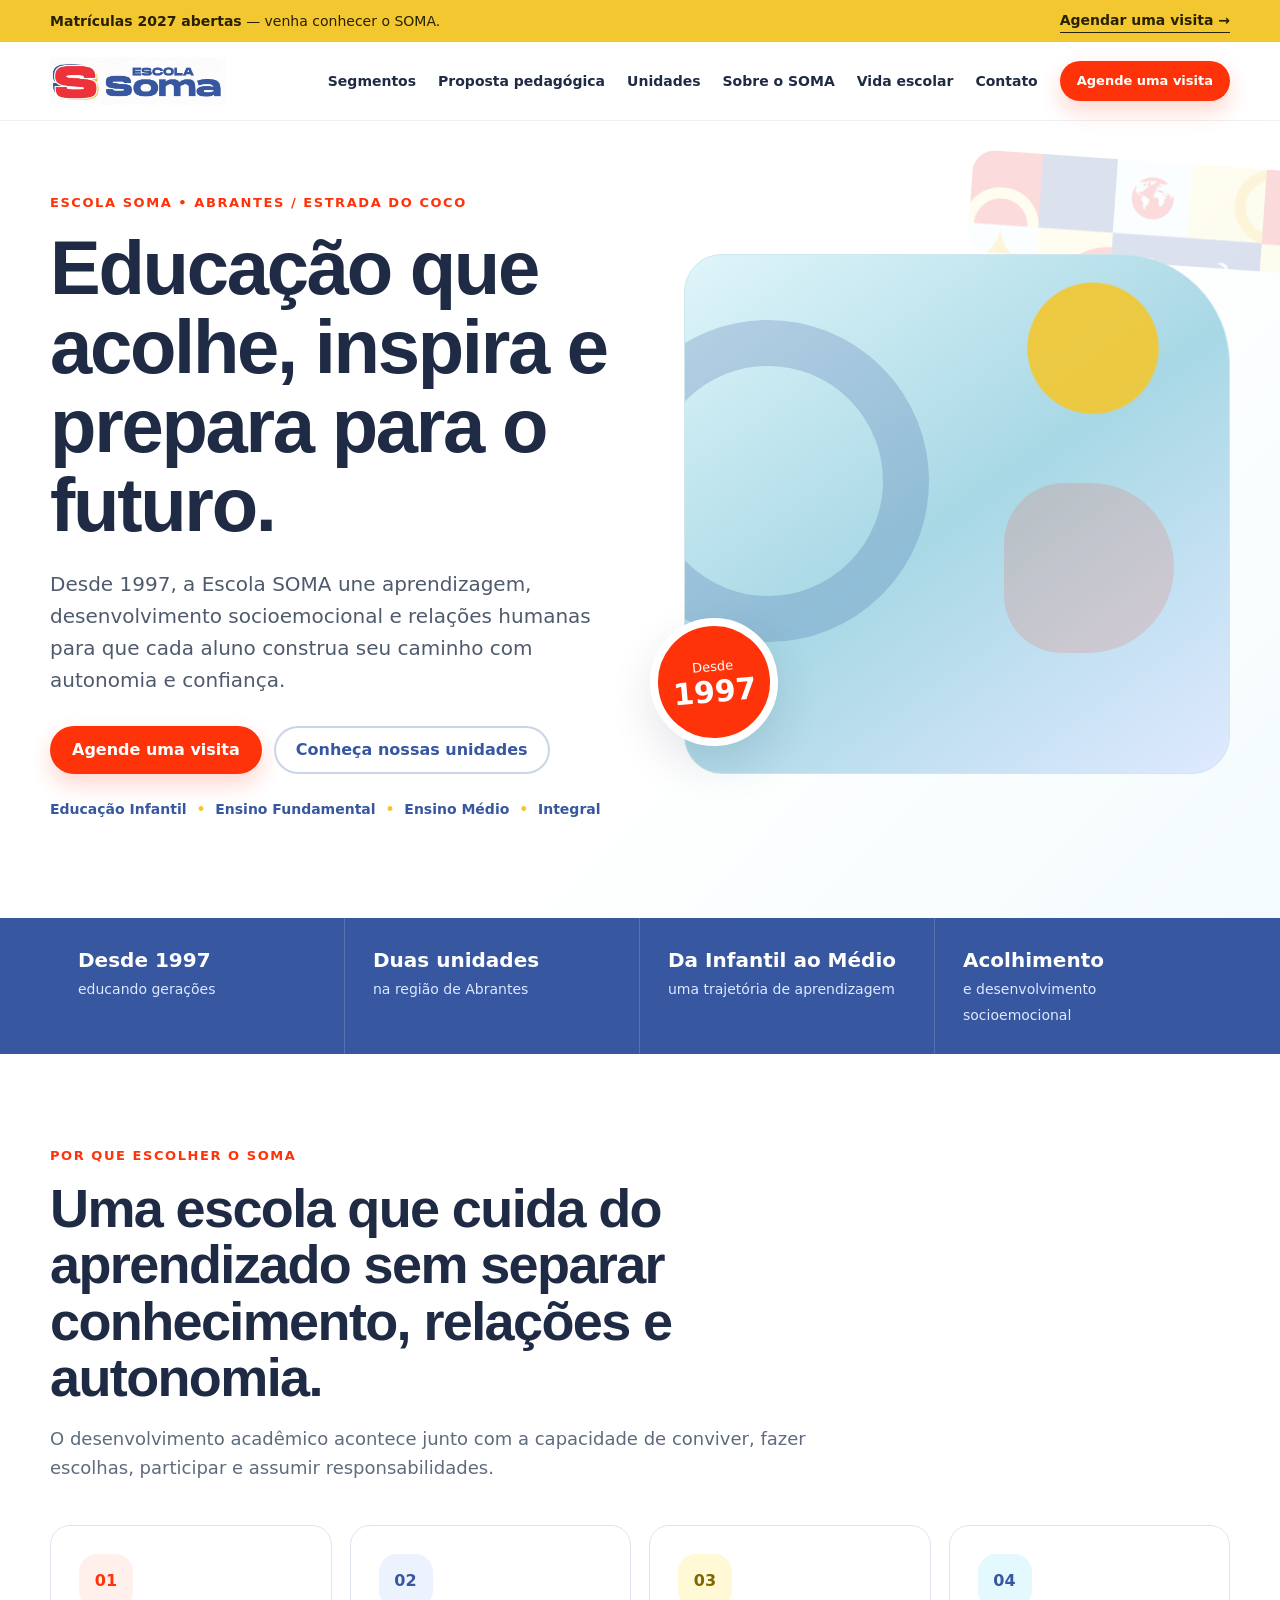
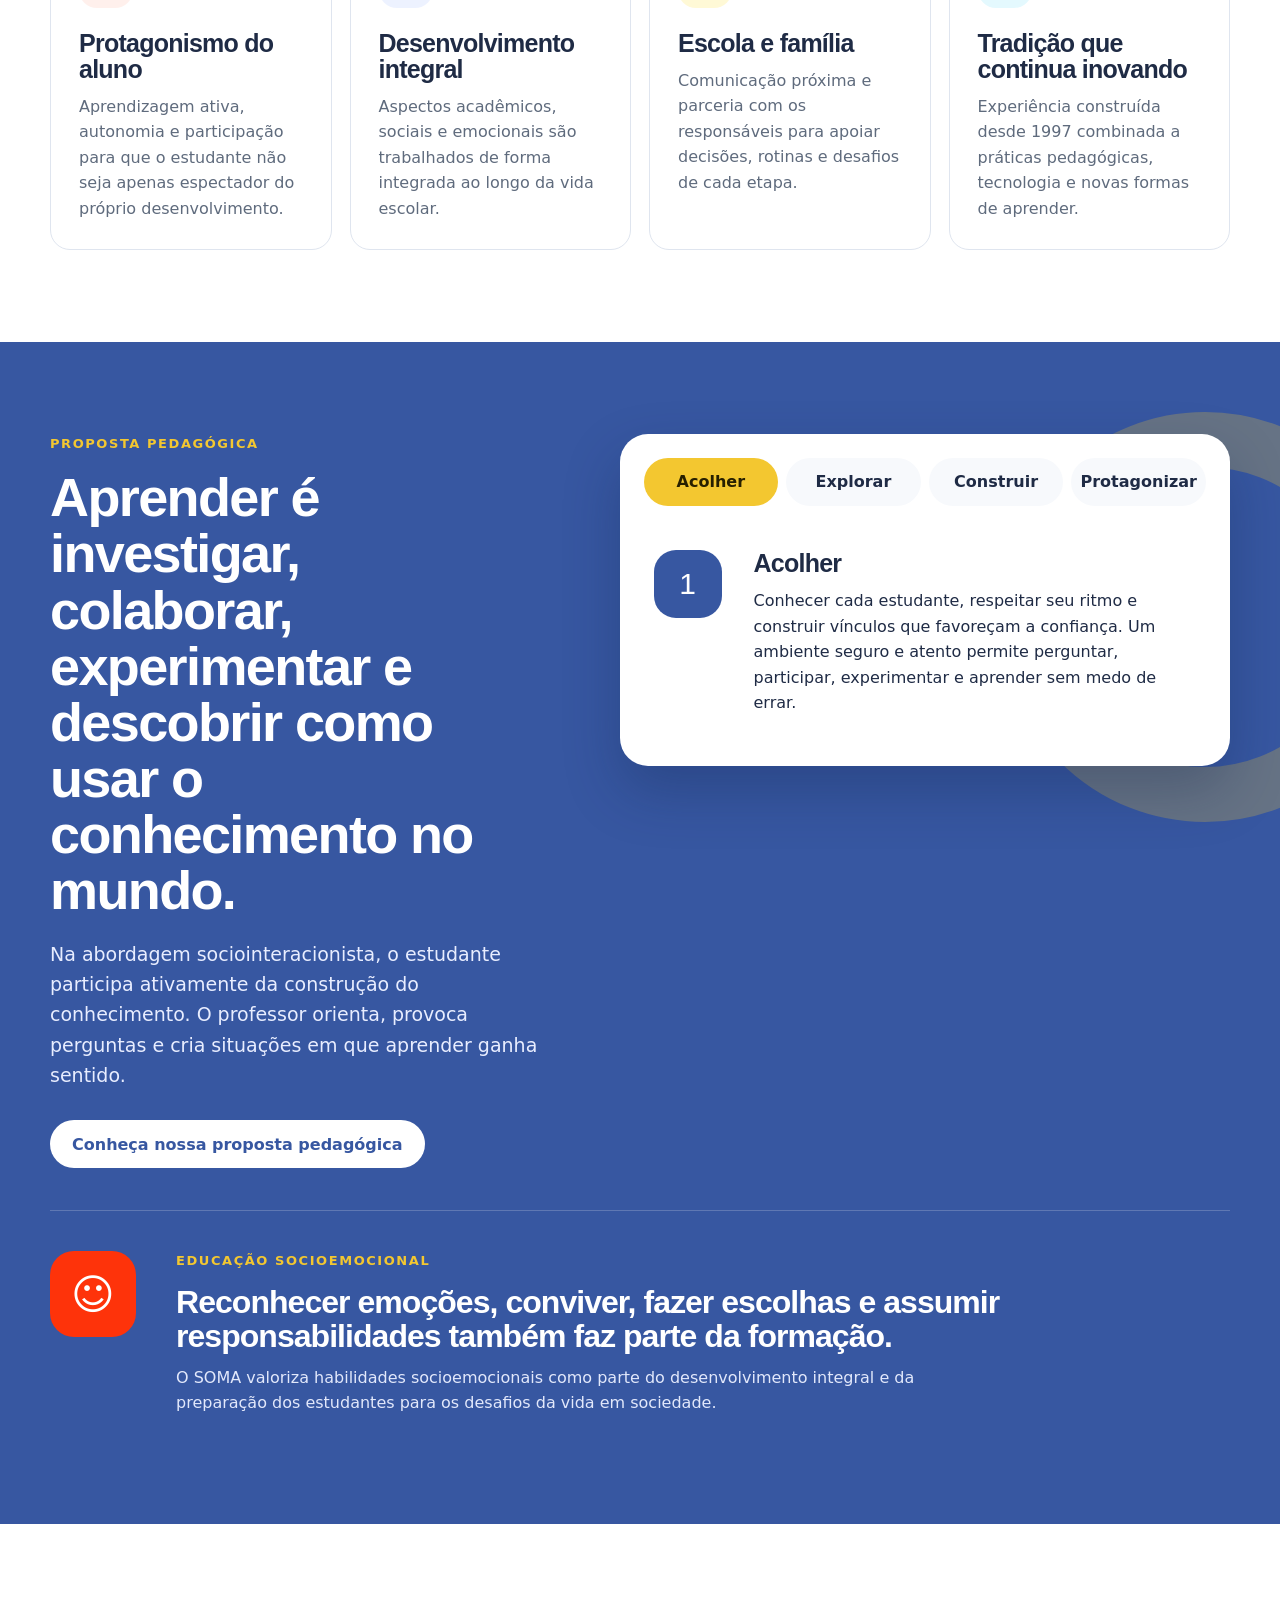
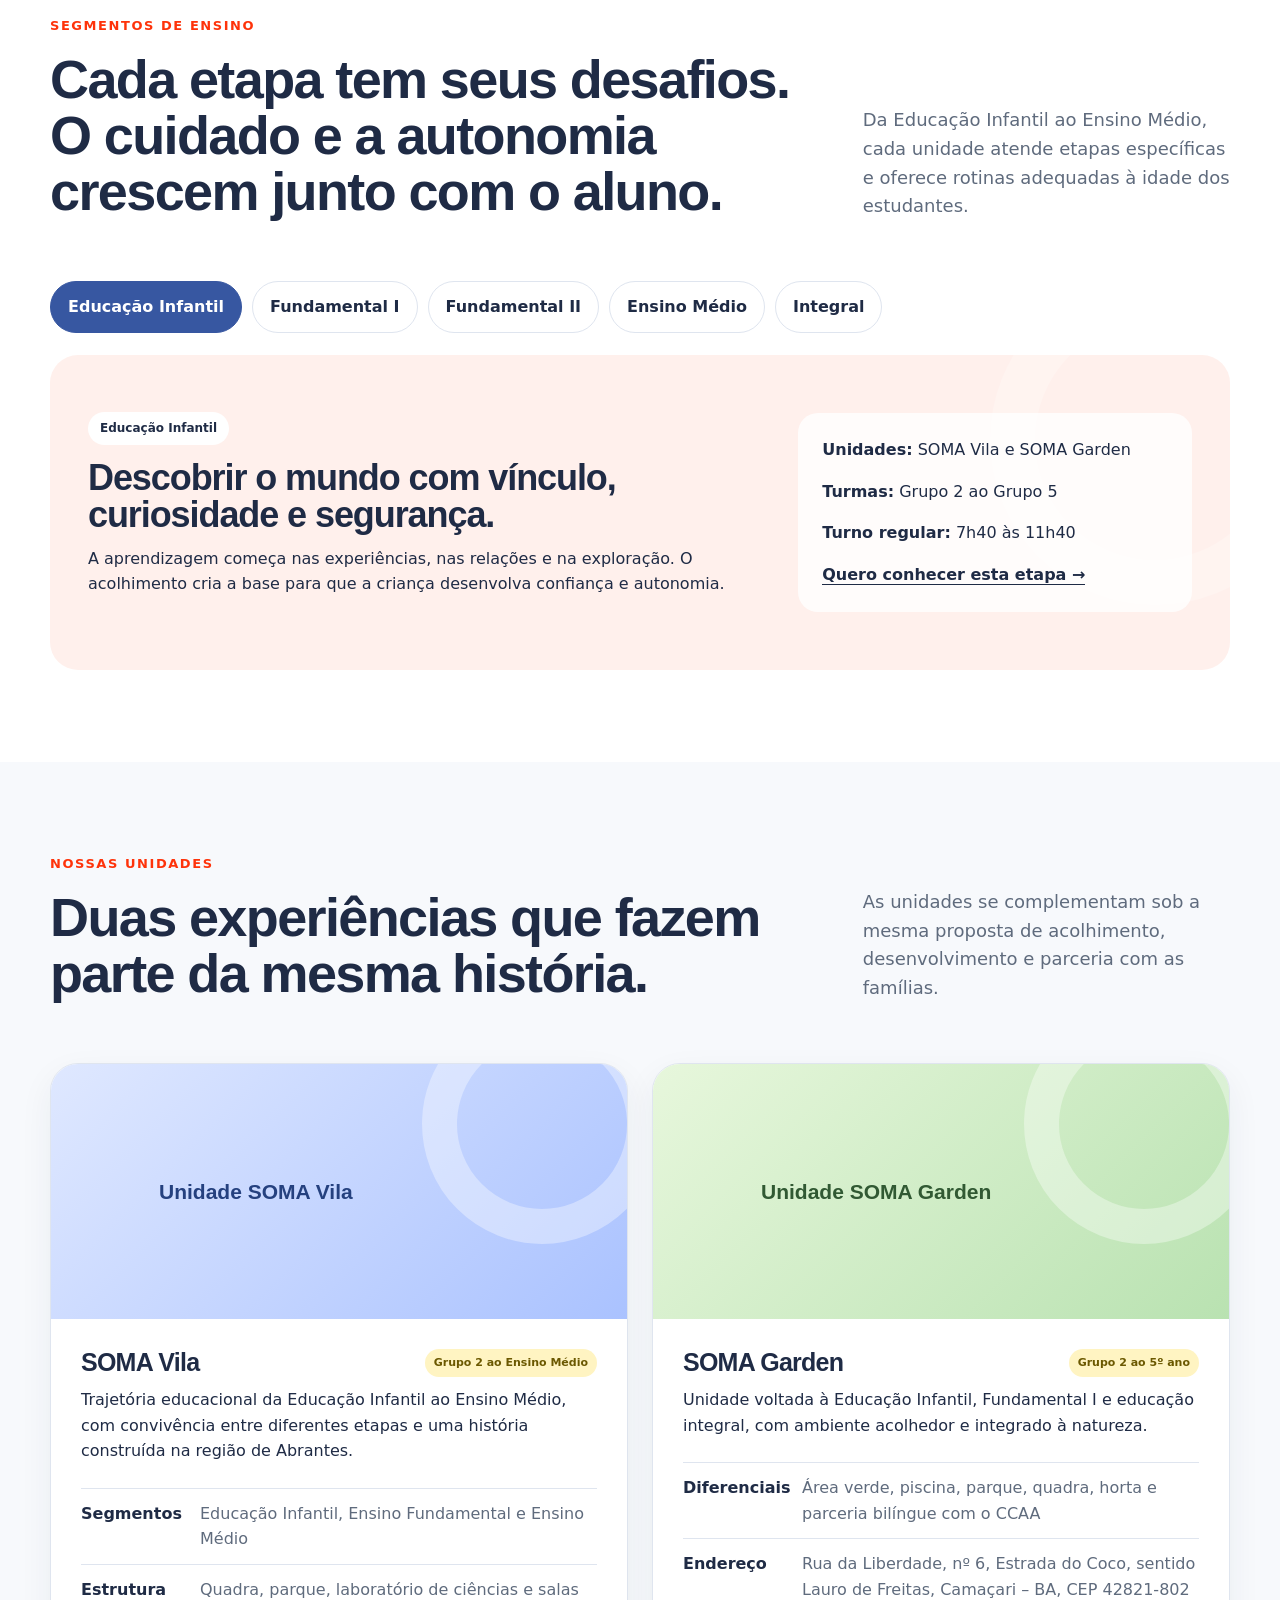
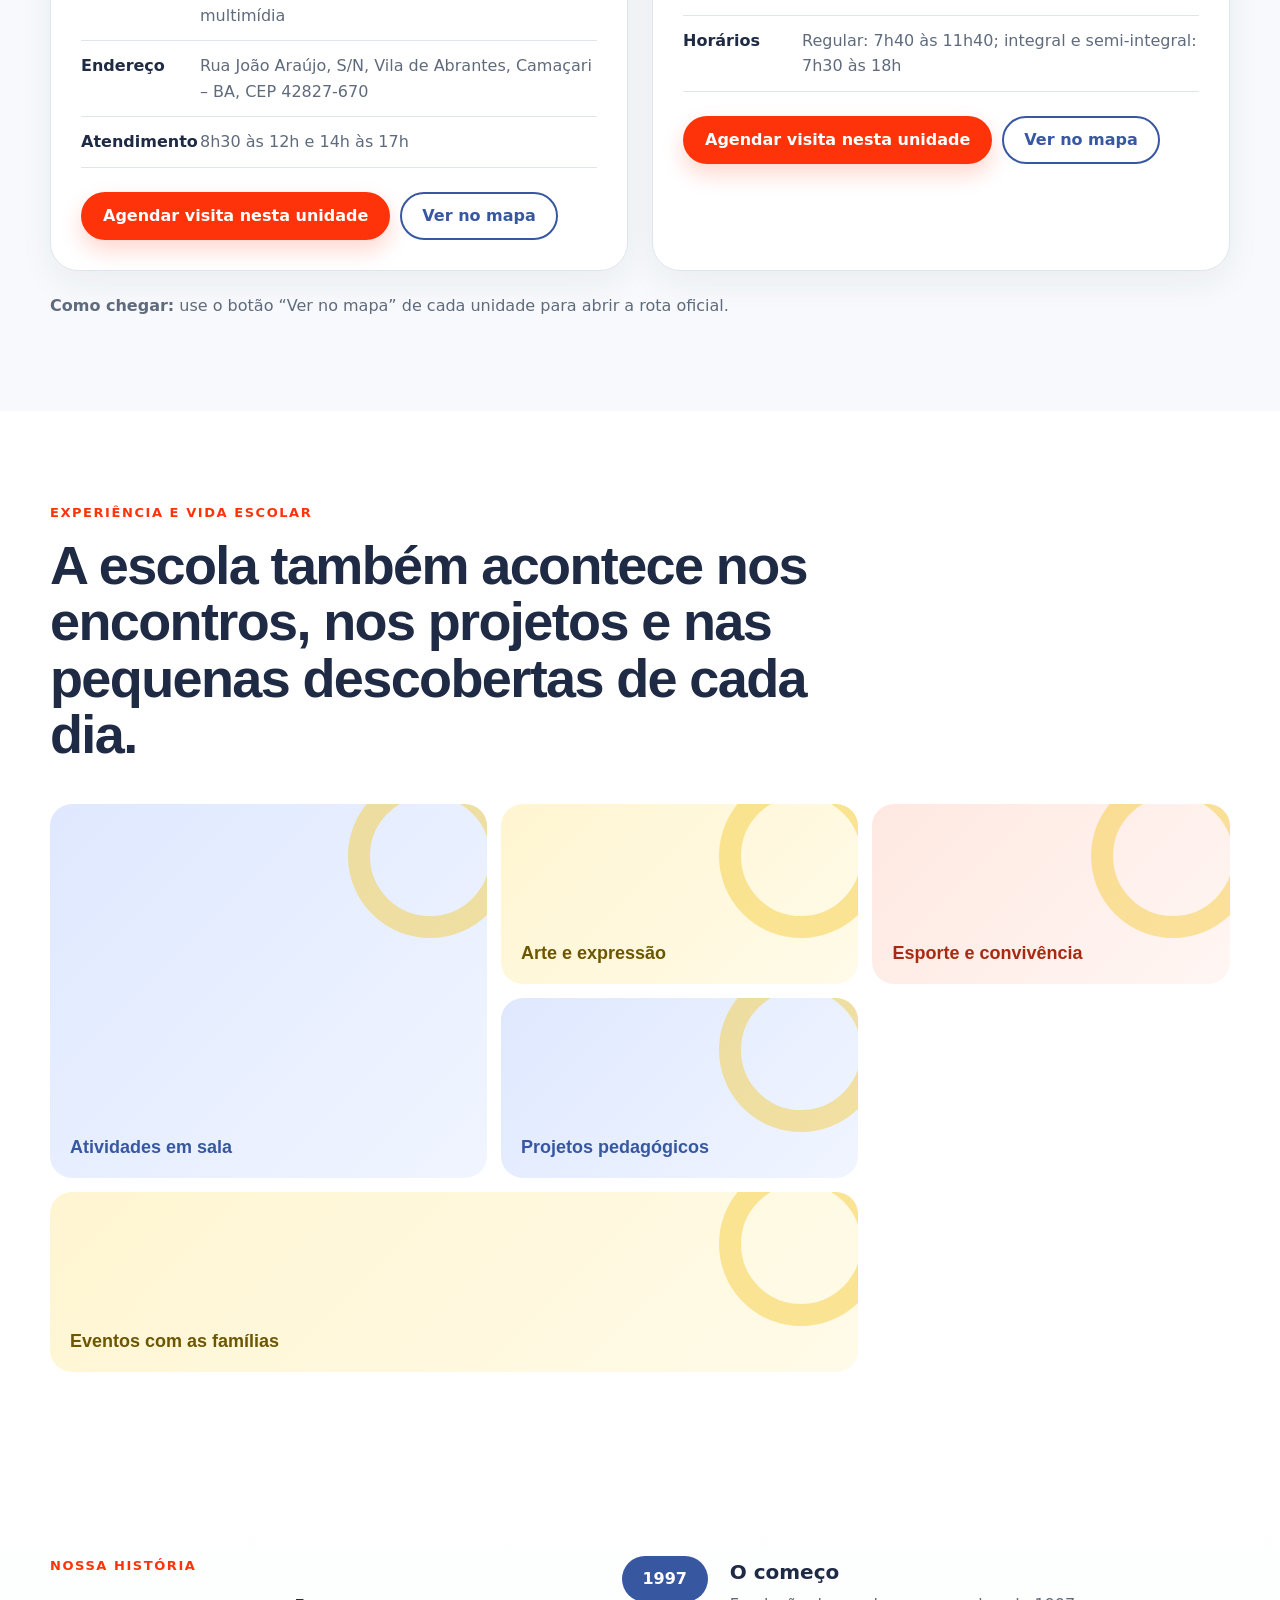
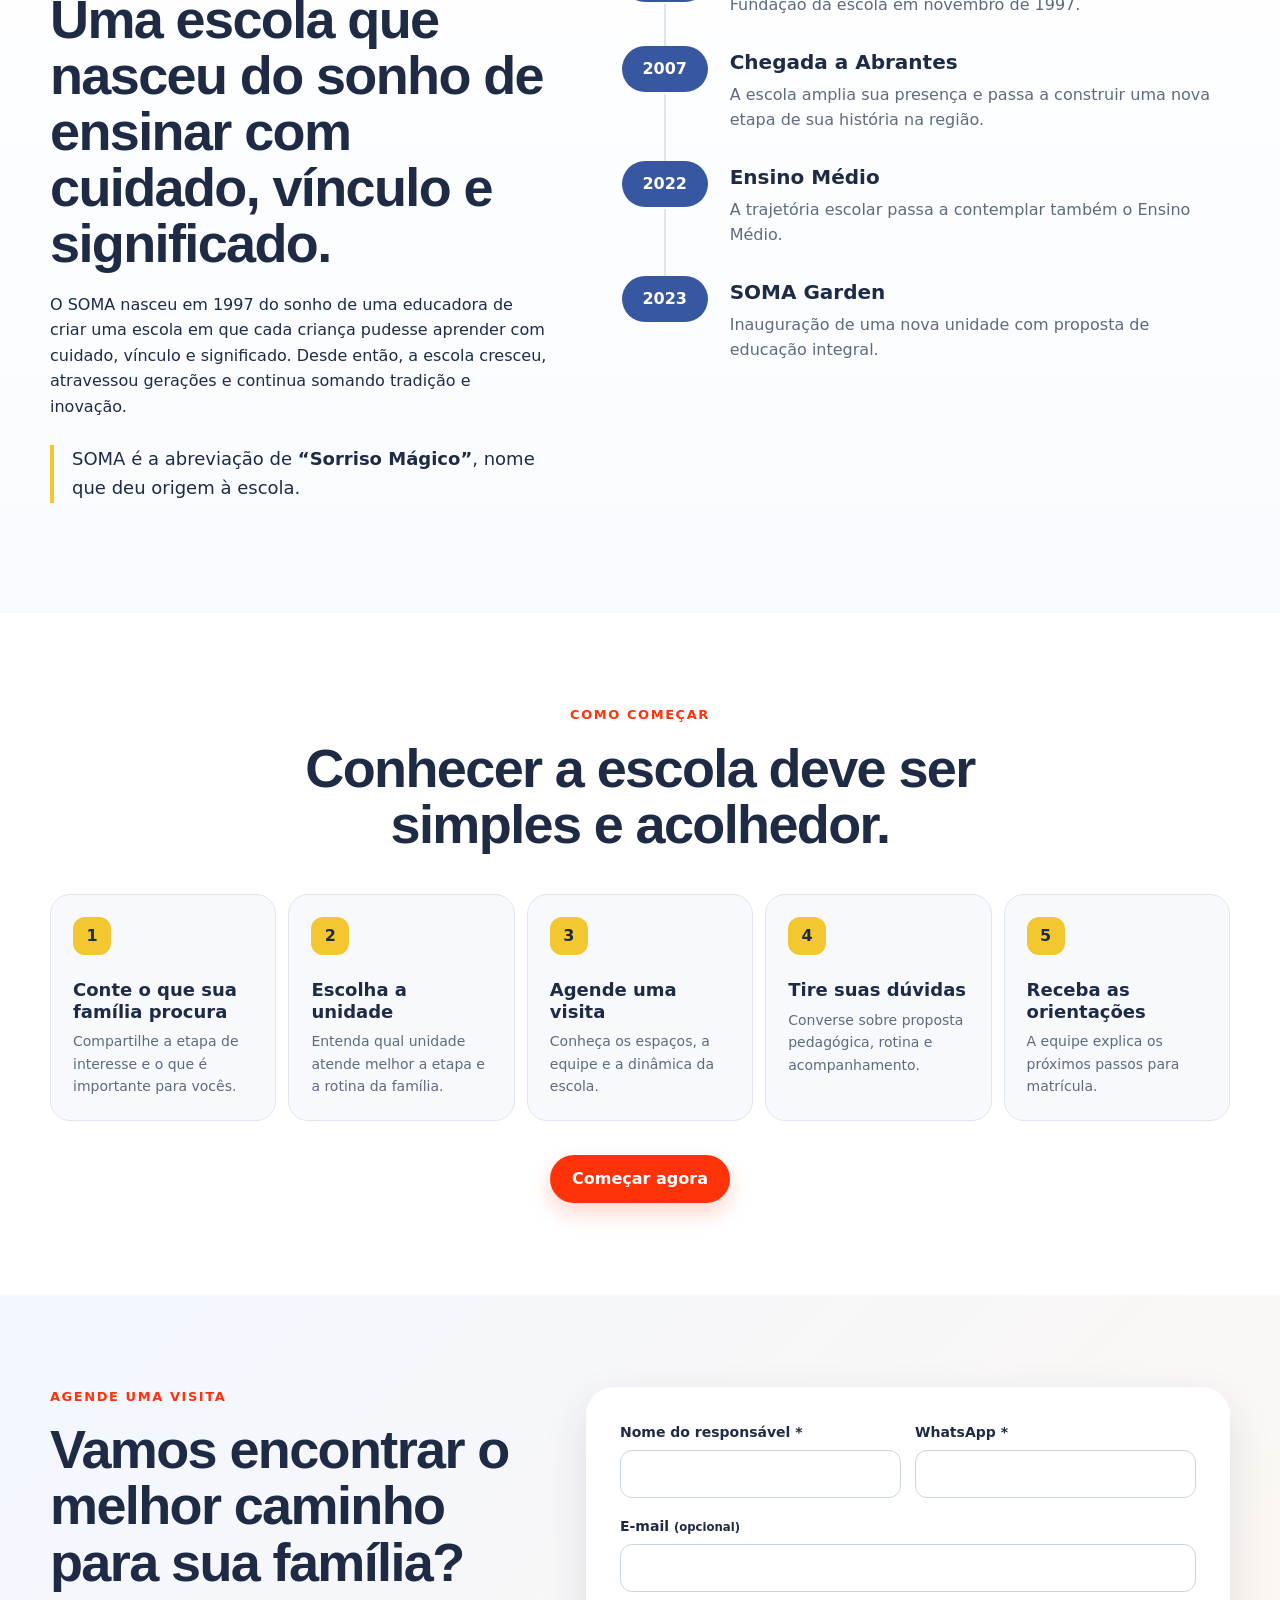
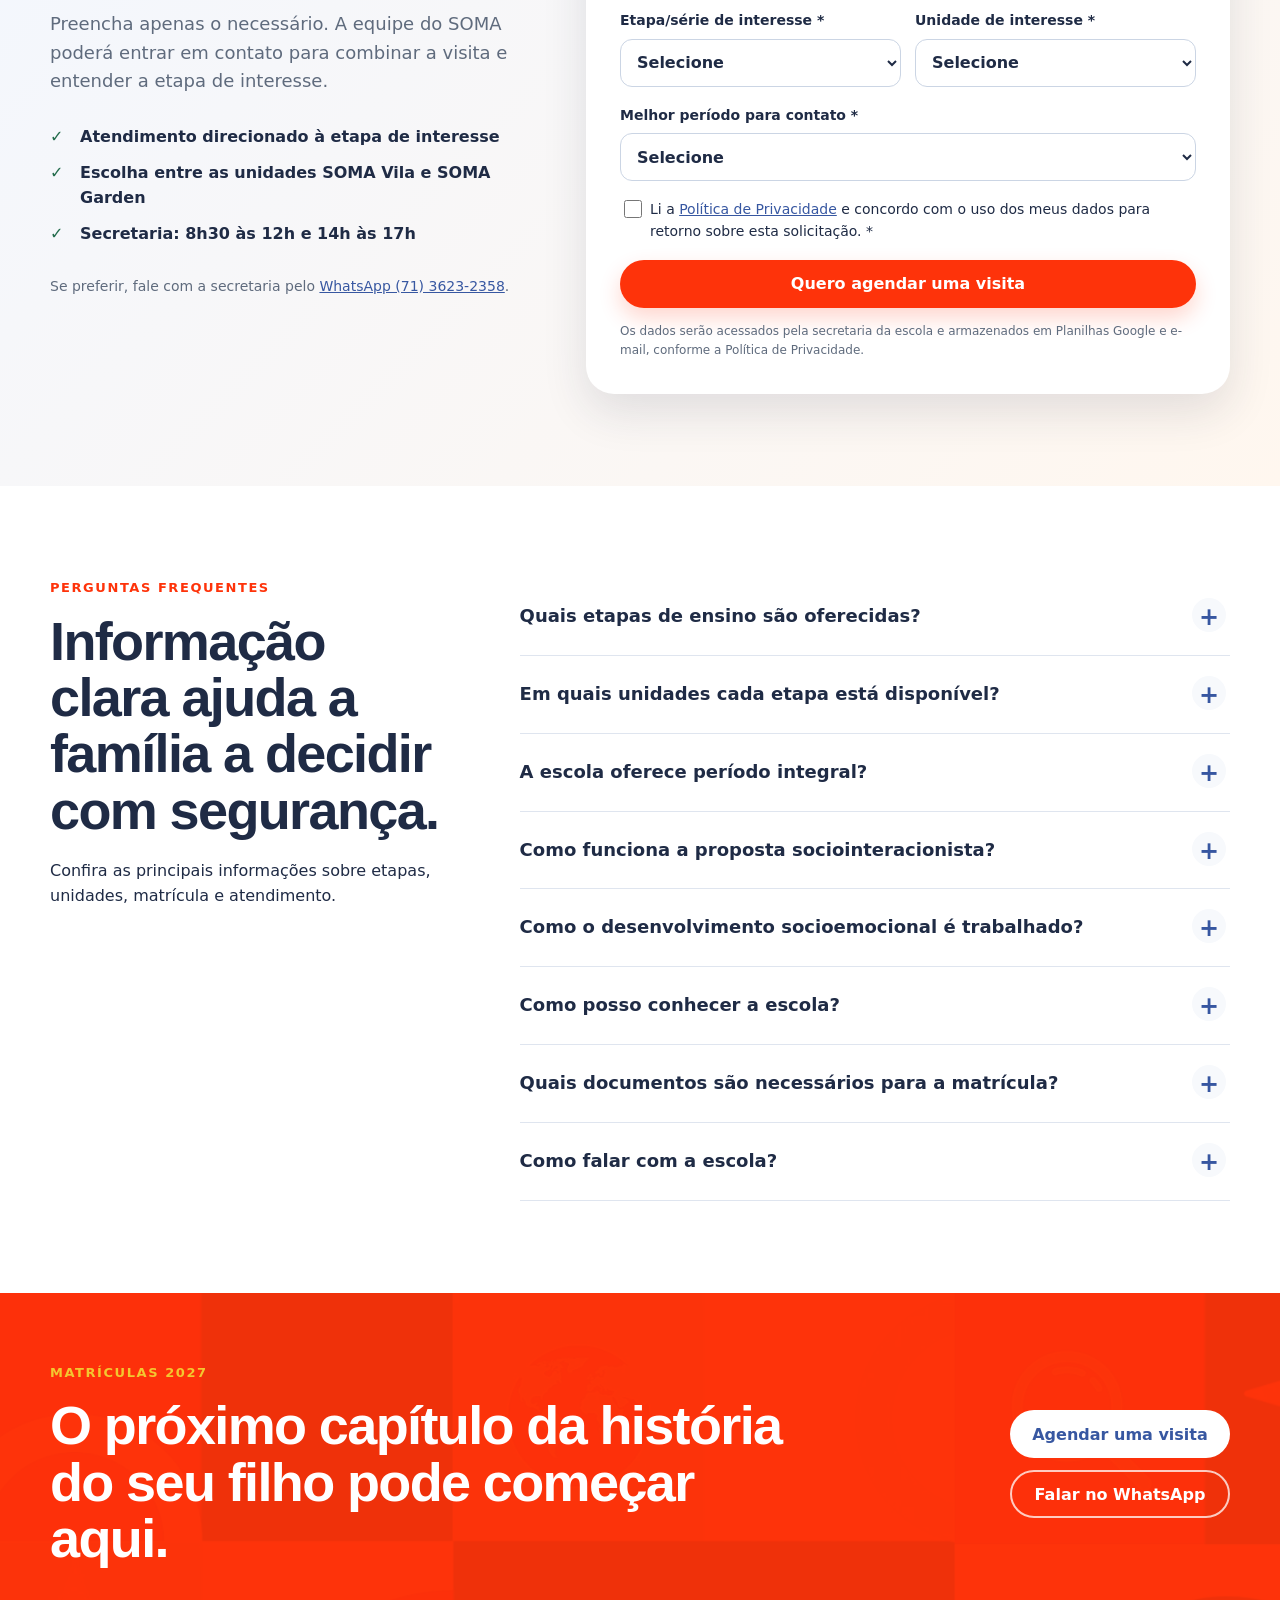
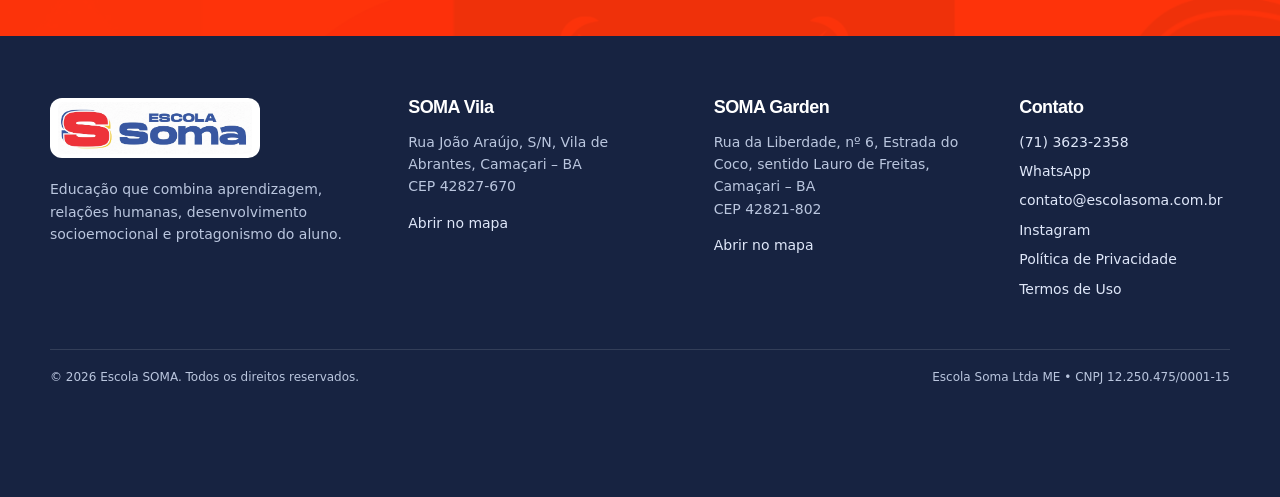
<file: index.html>
<!doctype html>
<html lang="pt-BR">
<head>
  <meta charset="utf-8">
  <meta name="viewport" content="width=device-width, initial-scale=1">
  <title>Escola SOMA em Abrantes | Matrículas 2027</title>
  <meta name="description" content="Educação Infantil, Fundamental, Médio e Integral em Abrantes. Conheça a proposta acolhedora da Escola SOMA e agende uma visita.">
  <meta name="theme-color" content="#3757A1">
  <meta name="soma-form-endpoint" content="https://script.google.com/macros/s/AKfycbzl3x-j8AeVMZsqUoOEKcBNGifucHzptpgNxNuhnsHCvPfQy91qfSAReFPWHDFvbsmWUw/exec">
  <meta property="og:type" content="website">
  <meta property="og:title" content="Escola SOMA em Abrantes | Matrículas 2027">
  <meta property="og:description" content="Educação que acolhe, inspira e prepara para o futuro. Conheça a Escola SOMA e agende uma visita.">
  <meta property="og:url" content="https://www.escolasoma.com.br/">
  <meta property="og:locale" content="pt_BR">
  <meta name="twitter:card" content="summary_large_image">
  <link rel="icon" href="assets/favicon.png" type="image/png">
  <link rel="canonical" href="https://www.escolasoma.com.br/">
  <link rel="stylesheet" href="styles.css?v=4">

  <script type="application/ld+json">
  {
    "@context": "https://schema.org",
    "@graph": [
      {
        "@type": "EducationalOrganization",
        "@id": "#escola-soma",
        "name": "Escola SOMA",
        "legalName": "Escola Soma Ltda ME",
        "taxID": "12.250.475/0001-15",
        "url": "https://www.escolasoma.com.br/",
        "telephone": "+55 71 3623-2358",
        "email": "contato@escolasoma.com.br",
        "foundingDate": "1997-11",
        "description": "Instituição de ensino com atuação na região de Abrantes/Estrada do Coco, em Camaçari, Bahia, com proposta sociointeracionista e foco em desenvolvimento integral.",
        "address": {
          "@type": "PostalAddress",
          "streetAddress": "Rua João Araújo, S/N, Vila de Abrantes",
          "postalCode": "42827-670",
          "addressLocality": "Camaçari",
          "addressRegion": "BA",
          "addressCountry": "BR"
        },
        "areaServed": ["Abrantes", "Camaçari", "Estrada do Coco", "Busca Vida", "Buraquinho", "Lauro de Freitas"],
        "sameAs": ["https://www.instagram.com/escolasoma/"]
      },
      {
        "@type": "WebSite",
        "@id": "#website",
        "name": "Escola SOMA",
        "url": "https://www.escolasoma.com.br/",
        "inLanguage": "pt-BR",
        "publisher": {"@id": "#escola-soma"}
      }
    ]
  }
  </script>
</head>
<body>
  <a class="skip-link" href="#conteudo">Pular para o conteúdo</a>

  <div class="campaign-bar" role="region" aria-label="Campanha de matrículas">
    <div class="container campaign-inner">
      <p><strong>Matrículas 2027 abertas</strong> — venha conhecer o SOMA.</p>
      <a class="text-link" href="#agendar">Agendar uma visita <span aria-hidden="true">→</span></a>
    </div>
  </div>

  <header class="site-header" id="topo">
    <div class="container header-inner">
      <a class="brand" href="#topo" aria-label="Escola SOMA — início">
        <picture>
          <source srcset="assets/logo-soma.webp" type="image/webp">
          <img src="assets/logo-soma.png" alt="Escola SOMA" width="390" height="105">
        </picture>
      </a>

      <button class="menu-toggle" type="button" aria-expanded="false" aria-controls="main-nav">
        <span class="sr-only">Abrir menu</span>
        <span></span><span></span><span></span>
      </button>

      <nav id="main-nav" class="main-nav" aria-label="Navegação principal">
        <a href="#segmentos">Segmentos</a>
        <a href="#proposta">Proposta pedagógica</a>
        <a href="#unidades">Unidades</a>
        <a href="#historia">Sobre o SOMA</a>
        <a href="#vida-escolar">Vida escolar</a>
        <a href="#contato">Contato</a>
        <a class="button button-small button-primary" href="#agendar">Agende uma visita</a>
      </nav>
    </div>
  </header>

  <main id="conteudo">
    <section class="hero" aria-labelledby="hero-title">
      <div class="hero-pattern" aria-hidden="true"></div>
      <div class="container hero-grid">
        <div class="hero-copy">
          <p class="eyebrow">Escola SOMA • Abrantes / Estrada do Coco</p>
          <h1 id="hero-title">Educação que acolhe, inspira e prepara para o futuro.</h1>
          <p class="hero-lead">Desde 1997, a Escola SOMA une aprendizagem, desenvolvimento socioemocional e relações humanas para que cada aluno construa seu caminho com autonomia e confiança.</p>
          <div class="hero-actions">
            <a class="button button-primary" href="#agendar">Agende uma visita</a>
            <a class="button button-secondary" href="#unidades">Conheça nossas unidades</a>
          </div>
          <p class="hero-segments">Educação Infantil <span>•</span> Ensino Fundamental <span>•</span> Ensino Médio <span>•</span> Integral</p>
        </div>

        <div class="hero-media" aria-label="Identidade visual da Escola SOMA">
          <div class="photo-placeholder" aria-hidden="true"></div>
          <div class="hero-badge" aria-hidden="true">
            <span>Desde</span>
            <strong>1997</strong>
          </div>
        </div>
      </div>
    </section>

    <section class="trust-strip" aria-label="Diferenciais da Escola SOMA">
      <div class="container trust-grid">
        <article><strong>Desde 1997</strong><span>educando gerações</span></article>
        <article><strong>Duas unidades</strong><span>na região de Abrantes</span></article>
        <article><strong>Da Infantil ao Médio</strong><span>uma trajetória de aprendizagem</span></article>
        <article><strong>Acolhimento</strong><span>e desenvolvimento socioemocional</span></article>
      </div>
    </section>

    <section class="section" aria-labelledby="porque-title">
      <div class="container">
        <div class="section-heading">
          <p class="eyebrow">Por que escolher o SOMA</p>
          <h2 id="porque-title">Uma escola que cuida do aprendizado sem separar conhecimento, relações e autonomia.</h2>
          <p>O desenvolvimento acadêmico acontece junto com a capacidade de conviver, fazer escolhas, participar e assumir responsabilidades.</p>
        </div>

        <div class="pillar-grid">
          <article class="pillar-card">
            <div class="icon-box icon-red" aria-hidden="true">01</div>
            <h3>Protagonismo do aluno</h3>
            <p>Aprendizagem ativa, autonomia e participação para que o estudante não seja apenas espectador do próprio desenvolvimento.</p>
          </article>
          <article class="pillar-card">
            <div class="icon-box icon-blue" aria-hidden="true">02</div>
            <h3>Desenvolvimento integral</h3>
            <p>Aspectos acadêmicos, sociais e emocionais são trabalhados de forma integrada ao longo da vida escolar.</p>
          </article>
          <article class="pillar-card">
            <div class="icon-box icon-yellow" aria-hidden="true">03</div>
            <h3>Escola e família</h3>
            <p>Comunicação próxima e parceria com os responsáveis para apoiar decisões, rotinas e desafios de cada etapa.</p>
          </article>
          <article class="pillar-card">
            <div class="icon-box icon-soft" aria-hidden="true">04</div>
            <h3>Tradição que continua inovando</h3>
            <p>Experiência construída desde 1997 combinada a práticas pedagógicas, tecnologia e novas formas de aprender.</p>
          </article>
        </div>
      </div>
    </section>

    <section class="section section-blue" id="proposta" aria-labelledby="proposta-title">
      <div class="container proposal-grid">
        <div>
          <p class="eyebrow eyebrow-light">Proposta pedagógica</p>
          <h2 id="proposta-title">Aprender é investigar, colaborar, experimentar e descobrir como usar o conhecimento no mundo.</h2>
          <p class="lead-light">Na abordagem sociointeracionista, o estudante participa ativamente da construção do conhecimento. O professor orienta, provoca perguntas e cria situações em que aprender ganha sentido.</p>
          <a class="button button-light" href="#agendar">Conheça nossa proposta pedagógica</a>
        </div>

        <div class="learning-steps" data-tabs>
          <div class="tab-list" role="tablist" aria-label="Etapas da experiência pedagógica">
            <button role="tab" aria-selected="true" aria-controls="tab-acolher" id="tab-btn-acolher">Acolher</button>
            <button role="tab" aria-selected="false" aria-controls="tab-explorar" id="tab-btn-explorar">Explorar</button>
            <button role="tab" aria-selected="false" aria-controls="tab-construir" id="tab-btn-construir">Construir</button>
            <button role="tab" aria-selected="false" aria-controls="tab-protagonizar" id="tab-btn-protagonizar">Protagonizar</button>
          </div>

          <div class="tab-panel" role="tabpanel" id="tab-acolher" aria-labelledby="tab-btn-acolher">
            <span class="step-number">1</span>
            <div><h3>Acolher</h3><p>Conhecer cada estudante, respeitar seu ritmo e construir vínculos que favoreçam a confiança. Um ambiente seguro e atento permite perguntar, participar, experimentar e aprender sem medo de errar.</p></div>
          </div>
          <div class="tab-panel" role="tabpanel" id="tab-explorar" aria-labelledby="tab-btn-explorar" hidden>
            <span class="step-number">2</span>
            <div><h3>Explorar</h3><p>Transformar curiosidade em investigação. Perguntas, observações, experiências e diferentes linguagens ajudam o estudante a ampliar repertórios e descobrir novas maneiras de compreender o mundo.</p></div>
          </div>
          <div class="tab-panel" role="tabpanel" id="tab-construir" aria-labelledby="tab-btn-construir" hidden>
            <span class="step-number">3</span>
            <div><h3>Construir</h3><p>Relacionar conhecimentos, organizar ideias e aprender em colaboração. O estudante participa do processo, troca perspectivas e desenvolve estratégias para transformar informação em conhecimento com sentido.</p></div>
          </div>
          <div class="tab-panel" role="tabpanel" id="tab-protagonizar" aria-labelledby="tab-btn-protagonizar" hidden>
            <span class="step-number">4</span>
            <div><h3>Protagonizar</h3><p>Aplicar o que foi aprendido, fazer escolhas e assumir responsabilidades progressivas. Autonomia, argumentação e iniciativa preparam o estudante para participar de forma consciente da escola e da sociedade.</p></div>
          </div>
        </div>
      </div>

      <div class="container socio-card">
        <div class="socio-symbol" aria-hidden="true">☺</div>
        <div>
          <p class="eyebrow eyebrow-light">Educação socioemocional</p>
          <h3>Reconhecer emoções, conviver, fazer escolhas e assumir responsabilidades também faz parte da formação.</h3>
          <p>O SOMA valoriza habilidades socioemocionais como parte do desenvolvimento integral e da preparação dos estudantes para os desafios da vida em sociedade.</p>
        </div>
      </div>
    </section>

    <section class="section" id="segmentos" aria-labelledby="segmentos-title">
      <div class="container">
        <div class="section-heading split-heading">
          <div>
            <p class="eyebrow">Segmentos de ensino</p>
            <h2 id="segmentos-title">Cada etapa tem seus desafios. O cuidado e a autonomia crescem junto com o aluno.</h2>
          </div>
          <p>Da Educação Infantil ao Ensino Médio, cada unidade atende etapas específicas e oferece rotinas adequadas à idade dos estudantes.</p>
        </div>

        <div class="segment-tabs" data-segment-tabs>
          <div class="segment-tab-list" role="tablist" aria-label="Segmentos de ensino">
            <button role="tab" aria-selected="true" aria-controls="seg-infantil" id="seg-btn-infantil">Educação Infantil</button>
            <button role="tab" aria-selected="false" aria-controls="seg-f1" id="seg-btn-f1">Fundamental I</button>
            <button role="tab" aria-selected="false" aria-controls="seg-f2" id="seg-btn-f2">Fundamental II</button>
            <button role="tab" aria-selected="false" aria-controls="seg-medio" id="seg-btn-medio">Ensino Médio</button>
            <button role="tab" aria-selected="false" aria-controls="seg-integral" id="seg-btn-integral">Integral</button>
          </div>

          <article class="segment-panel segment-red" role="tabpanel" id="seg-infantil" aria-labelledby="seg-btn-infantil">
            <div><span class="segment-tag">Educação Infantil</span><h3>Descobrir o mundo com vínculo, curiosidade e segurança.</h3><p>A aprendizagem começa nas experiências, nas relações e na exploração. O acolhimento cria a base para que a criança desenvolva confiança e autonomia.</p></div>
            <div class="segment-meta"><p><strong>Unidades:</strong> SOMA Vila e SOMA Garden</p><p><strong>Turmas:</strong> Grupo 2 ao Grupo 5</p><p><strong>Turno regular:</strong> 7h40 às 11h40</p><a href="#agendar" class="text-link">Quero conhecer esta etapa →</a></div>
          </article>
          <article class="segment-panel segment-blue" role="tabpanel" id="seg-f1" aria-labelledby="seg-btn-f1" hidden>
            <div><span class="segment-tag">Fundamental I</span><h3>Consolidar aprendizagens com participação, investigação e autonomia crescente.</h3><p>O estudante amplia repertórios e aprende a organizar ideias, trabalhar em grupo e assumir responsabilidades adequadas à etapa.</p></div>
            <div class="segment-meta"><p><strong>Unidades:</strong> SOMA Vila e SOMA Garden</p><p><strong>Séries:</strong> 1º ao 5º ano</p><p><strong>Turno regular:</strong> Vila, 7h30 às 11h35; Garden, 7h40 às 11h40</p><a href="#agendar" class="text-link">Quero conhecer esta etapa →</a></div>
          </article>
          <article class="segment-panel segment-blue" role="tabpanel" id="seg-f2" aria-labelledby="seg-btn-f2" hidden>
            <div><span class="segment-tag">Fundamental II</span><h3>Aprofundar conhecimentos e fortalecer escolhas, relações e responsabilidade.</h3><p>Com desafios acadêmicos mais complexos, o aluno é estimulado a argumentar, colaborar e construir estratégias próprias de aprendizagem.</p></div>
            <div class="segment-meta"><p><strong>Unidade:</strong> SOMA Vila</p><p><strong>Séries:</strong> 6º ao 9º ano</p><p><strong>Horário:</strong> 7h30 às 12h</p><a href="#agendar" class="text-link">Quero conhecer esta etapa →</a></div>
          </article>
          <article class="segment-panel segment-yellow" role="tabpanel" id="seg-medio" aria-labelledby="seg-btn-medio" hidden>
            <div><span class="segment-tag">Ensino Médio</span><h3>Preparar para os próximos caminhos com conhecimento, autoria e visão de futuro.</h3><p>A formação acadêmica se conecta à autonomia, ao protagonismo e à capacidade de tomar decisões com responsabilidade.</p></div>
            <div class="segment-meta"><p><strong>Unidade:</strong> SOMA Vila</p><p><strong>Séries:</strong> 1ª à 3ª série</p><p><strong>Horário:</strong> 7h30 às 12h15</p><a href="#agendar" class="text-link">Quero conhecer esta etapa →</a></div>
          </article>
          <article class="segment-panel segment-soft" role="tabpanel" id="seg-integral" aria-labelledby="seg-btn-integral" hidden>
            <div><span class="segment-tag">Integral e semi-integral</span><h3>Mais tempo na escola com uma rotina organizada para aprender, conviver e cuidar de si.</h3><p>Além das aulas regulares pela manhã, a rotina inclui refeições, momento de higiene, reforço escolar no contraturno e atividades como natação, capoeira e futebol.</p></div>
            <div class="segment-meta"><p><strong>Unidade:</strong> SOMA Garden</p><p><strong>Horário:</strong> 7h30 às 18h</p><p><strong>Integral:</strong> segunda a sexta</p><p><strong>Semi-integral:</strong> três dias escolhidos pela família</p><a href="#agendar" class="text-link">Quero conhecer esta etapa →</a></div>
          </article>
        </div>
      </div>
    </section>

    <section class="section section-soft" id="unidades" aria-labelledby="unidades-title">
      <div class="container">
        <div class="section-heading split-heading">
          <div>
            <p class="eyebrow">Nossas unidades</p>
            <h2 id="unidades-title">Duas experiências que fazem parte da mesma história.</h2>
          </div>
          <p>As unidades se complementam sob a mesma proposta de acolhimento, desenvolvimento e parceria com as famílias.</p>
        </div>

        <div class="units-grid">
          <article class="unit-card">
            <div class="unit-photo unit-photo-blue">
              <div class="image-slot-copy"><strong>Unidade SOMA Vila</strong></div>
            </div>
            <div class="unit-body">
              <div class="unit-title-line"><h3>SOMA Vila</h3><span class="validation-chip">Grupo 2 ao Ensino Médio</span></div>
              <p>Trajetória educacional da Educação Infantil ao Ensino Médio, com convivência entre diferentes etapas e uma história construída na região de Abrantes.</p>
              <dl class="unit-details">
                <div><dt>Segmentos</dt><dd>Educação Infantil, Ensino Fundamental e Ensino Médio</dd></div>
                <div><dt>Estrutura</dt><dd>Quadra, parque, laboratório de ciências e salas multimídia</dd></div>
                <div><dt>Endereço</dt><dd>Rua João Araújo, S/N, Vila de Abrantes, Camaçari – BA, CEP 42827-670</dd></div>
                <div><dt>Atendimento</dt><dd>8h30 às 12h e 14h às 17h</dd></div>
              </dl>
              <div class="unit-actions"><a href="#agendar" class="button button-primary">Agendar visita nesta unidade</a><a href="https://maps.app.goo.gl/yV4ycYQdQhJYDALd7" class="button button-ghost" target="_blank" rel="noopener noreferrer">Ver no mapa</a></div>
            </div>
          </article>

          <article class="unit-card">
            <div class="unit-photo unit-photo-green">
              <div class="image-slot-copy"><strong>Unidade SOMA Garden</strong></div>
            </div>
            <div class="unit-body">
              <div class="unit-title-line"><h3>SOMA Garden</h3><span class="validation-chip">Grupo 2 ao 5º ano</span></div>
              <p>Unidade voltada à Educação Infantil, Fundamental I e educação integral, com ambiente acolhedor e integrado à natureza.</p>
              <dl class="unit-details">
                <div><dt>Diferenciais</dt><dd>Área verde, piscina, parque, quadra, horta e parceria bilíngue com o CCAA</dd></div>
                <div><dt>Endereço</dt><dd>Rua da Liberdade, nº 6, Estrada do Coco, sentido Lauro de Freitas, Camaçari – BA, CEP 42821-802</dd></div>
                <div><dt>Horários</dt><dd>Regular: 7h40 às 11h40; integral e semi-integral: 7h30 às 18h</dd></div>
              </dl>
              <div class="unit-actions"><a href="#agendar" class="button button-primary">Agendar visita nesta unidade</a><a href="https://maps.app.goo.gl/CvHR8NVJxRBsPvMV9" class="button button-ghost" target="_blank" rel="noopener noreferrer">Ver no mapa</a></div>
            </div>
          </article>
        </div>
        <p class="map-note"><strong>Como chegar:</strong> use o botão “Ver no mapa” de cada unidade para abrir a rota oficial.</p>
      </div>
    </section>

    <section class="section" id="vida-escolar" aria-labelledby="vida-title">
      <div class="container">
        <div class="section-heading">
          <p class="eyebrow">Experiência e vida escolar</p>
          <h2 id="vida-title">A escola também acontece nos encontros, nos projetos e nas pequenas descobertas de cada dia.</h2>
        </div>
        <div class="gallery" aria-label="Vida escolar na Escola SOMA">
          <div class="gallery-item gallery-large"><div class="image-slot-copy"><strong>Atividades em sala</strong></div></div>
          <div class="gallery-item"><div class="image-slot-copy"><strong>Arte e expressão</strong></div></div>
          <div class="gallery-item"><div class="image-slot-copy"><strong>Esporte e convivência</strong></div></div>
          <div class="gallery-item"><div class="image-slot-copy"><strong>Projetos pedagógicos</strong></div></div>
          <div class="gallery-item gallery-wide"><div class="image-slot-copy"><strong>Eventos com as famílias</strong></div></div>
        </div>
      </div>
    </section>

    <section class="section history-section" id="historia" aria-labelledby="historia-title">
      <div class="container history-grid">
        <div>
          <p class="eyebrow">Nossa história</p>
          <h2 id="historia-title">Uma escola que nasceu do sonho de ensinar com cuidado, vínculo e significado.</h2>
          <p>O SOMA nasceu em 1997 do sonho de uma educadora de criar uma escola em que cada criança pudesse aprender com cuidado, vínculo e significado. Desde então, a escola cresceu, atravessou gerações e continua somando tradição e inovação.</p>
          <p class="brand-origin">SOMA é a abreviação de <strong>“Sorriso Mágico”</strong>, nome que deu origem à escola.</p>
        </div>
        <ol class="timeline">
          <li><span>1997</span><div><strong>O começo</strong><p>Fundação da escola em novembro de 1997.</p></div></li>
          <li><span>2007</span><div><strong>Chegada a Abrantes</strong><p>A escola amplia sua presença e passa a construir uma nova etapa de sua história na região.</p></div></li>
          <li><span>2022</span><div><strong>Ensino Médio</strong><p>A trajetória escolar passa a contemplar também o Ensino Médio.</p></div></li>
          <li><span>2023</span><div><strong>SOMA Garden</strong><p>Inauguração de uma nova unidade com proposta de educação integral.</p></div></li>
        </ol>
      </div>
    </section>

    <!-- Seção preservada no código e oculta até que existam depoimentos reais autorizados. -->
    <section class="section section-proof" aria-labelledby="depoimentos-title" hidden>
      <div class="container">
        <div class="section-heading split-heading">
          <div><p class="eyebrow">Histórias de quem vive o SOMA</p><h2 id="depoimentos-title">Prova social com pessoas reais, não com frases genéricas.</h2></div>
          <p>Este bloco está preparado para receber depoimentos autorizados de pais, responsáveis, alunos e ex-alunos.</p>
        </div>
        <div class="testimonial-placeholder">
          <div class="quote-mark" aria-hidden="true">“</div>
          <div><strong>Escola e família</strong><p></p></div>
        </div>
      </div>
    </section>

    <section class="section enrollment" aria-labelledby="matricula-title">
      <div class="container">
        <div class="section-heading center-heading">
          <p class="eyebrow">Como começar</p>
          <h2 id="matricula-title">Conhecer a escola deve ser simples e acolhedor.</h2>
        </div>
        <ol class="process-grid">
          <li><span>1</span><strong>Conte o que sua família procura</strong><p>Compartilhe a etapa de interesse e o que é importante para vocês.</p></li>
          <li><span>2</span><strong>Escolha a unidade</strong><p>Entenda qual unidade atende melhor a etapa e a rotina da família.</p></li>
          <li><span>3</span><strong>Agende uma visita</strong><p>Conheça os espaços, a equipe e a dinâmica da escola.</p></li>
          <li><span>4</span><strong>Tire suas dúvidas</strong><p>Converse sobre proposta pedagógica, rotina e acompanhamento.</p></li>
          <li><span>5</span><strong>Receba as orientações</strong><p>A equipe explica os próximos passos para matrícula.</p></li>
        </ol>
        <div class="center"><a class="button button-primary" href="#agendar">Começar agora</a></div>
      </div>
    </section>

    <section class="section section-form" id="agendar" aria-labelledby="agendar-title">
      <div class="container form-grid">
        <div class="form-copy">
          <p class="eyebrow">Agende uma visita</p>
          <h2 id="agendar-title">Vamos encontrar o melhor caminho para sua família?</h2>
          <p>Preencha apenas o necessário. A equipe do SOMA poderá entrar em contato para combinar a visita e entender a etapa de interesse.</p>
          <ul class="check-list">
            <li>Atendimento direcionado à etapa de interesse</li>
            <li>Escolha entre as unidades SOMA Vila e SOMA Garden</li>
            <li>Secretaria: 8h30 às 12h e 14h às 17h</li>
          </ul>
          <p class="privacy-copy">Se preferir, fale com a secretaria pelo <a href="https://wa.me/557136232358" target="_blank" rel="noopener noreferrer">WhatsApp (71) 3623-2358</a>.</p>
        </div>

        <form class="visit-form" id="visit-form" novalidate>
          <label class="form-honeypot" aria-hidden="true">Não preencha este campo<input name="website" tabindex="-1" autocomplete="off"></label>
          <div class="form-row two-cols">
            <label><span>Nome do responsável *</span><input name="responsavel" autocomplete="name" required></label>
            <label><span>WhatsApp *</span><input name="whatsapp" inputmode="tel" autocomplete="tel" required></label>
          </div>
          <label><span>E-mail <small>(opcional)</small></span><input type="email" name="email" autocomplete="email"></label>
          <div class="form-row two-cols">
            <label><span>Etapa/série de interesse *</span><select name="segmento" required><option value="">Selecione</option><option>Educação Infantil</option><option>Ensino Fundamental I</option><option>Ensino Fundamental II</option><option>Ensino Médio</option><option>Educação Integral</option></select></label>
            <label><span>Unidade de interesse *</span><select name="unidade" required><option value="">Selecione</option><option>SOMA Vila</option><option>SOMA Garden</option><option>Quero orientação</option></select></label>
          </div>
          <label><span>Melhor período para contato *</span><select name="periodo" required><option value="">Selecione</option><option>Manhã</option><option>Tarde</option><option>Noite</option></select></label>
          <label class="checkbox-label"><input type="checkbox" name="consentimento" required><span>Li a <a href="politica-de-privacidade.html" target="_blank">Política de Privacidade</a> e concordo com o uso dos meus dados para retorno sobre esta solicitação. *</span></label>
          <div class="form-error" id="form-error" role="alert" hidden>Revise os campos obrigatórios antes de continuar.</div>
          <button class="button button-primary button-full" id="visit-submit" type="submit">Quero agendar uma visita</button>
          <p class="form-footnote">Os dados serão acessados pela secretaria da escola e armazenados em Planilhas Google e e-mail, conforme a Política de Privacidade.</p>
        </form>

        <div class="form-success" id="form-success" role="status" tabindex="-1" hidden>
          <strong>Solicitação enviada.</strong>
          <p>A secretaria recebeu seus dados e poderá entrar em contato para combinar a visita.</p>
          <a class="button button-secondary" href="https://wa.me/557136232358" target="_blank" rel="noopener noreferrer">Falar com a secretaria</a>
        </div>
      </div>
    </section>

    <section class="section" aria-labelledby="faq-title">
      <div class="container faq-grid">
        <div>
          <p class="eyebrow">Perguntas frequentes</p>
          <h2 id="faq-title">Informação clara ajuda a família a decidir com segurança.</h2>
          <p>Confira as principais informações sobre etapas, unidades, matrícula e atendimento.</p>
        </div>
        <div class="accordion">
          <details><summary>Quais etapas de ensino são oferecidas?</summary><p>A Escola SOMA atende Educação Infantil, Ensino Fundamental e Ensino Médio. A SOMA Garden também oferece as modalidades integral e semi-integral.</p></details>
          <details><summary>Em quais unidades cada etapa está disponível?</summary><p>A SOMA Vila atende do Grupo 2 ao Ensino Médio. A SOMA Garden atende do Grupo 2 ao 5º ano, nos formatos regular, integral e semi-integral.</p></details>
          <details><summary>A escola oferece período integral?</summary><p>Sim. Na SOMA Garden, o período integral funciona de segunda a sexta, das 7h30 às 18h. O semi-integral funciona no mesmo horário em três dias escolhidos pela família.</p></details>
          <details><summary>Como funciona a proposta sociointeracionista?</summary><p>O estudante participa ativamente da construção do conhecimento por meio de interação, investigação, colaboração e experiências mediadas pelos educadores.</p></details>
          <details><summary>Como o desenvolvimento socioemocional é trabalhado?</summary><p>A escola valoriza habilidades socioemocionais, convivência, escolhas, responsabilidade e relações humanas como parte do desenvolvimento integral.</p></details>
          <details><summary>Como posso conhecer a escola?</summary><p>O fluxo proposto é simples: informe a etapa de interesse, escolha a unidade e agende uma visita para conhecer a proposta e esclarecer dúvidas.</p></details>
          <details><summary>Quais documentos são necessários para a matrícula?</summary><p>Identidade e CPF do responsável; identidade e CPF do aluno; atestado de conclusão da escola atual; e comprovante de residência. A lista vale para todas as etapas.</p></details>
          <details><summary>Como falar com a escola?</summary><p>A secretaria atende pelo telefone e WhatsApp (71) 3623-2358, das 8h30 às 12h e das 14h às 17h.</p></details>
        </div>
      </div>
    </section>

    <section class="final-cta" aria-labelledby="final-title">
      <div class="final-pattern" aria-hidden="true"></div>
      <div class="container final-cta-inner">
        <div><p class="eyebrow eyebrow-light">Matrículas 2027</p><h2 id="final-title">O próximo capítulo da história do seu filho pode começar aqui.</h2></div>
        <div class="final-actions"><a class="button button-light" href="#agendar">Agendar uma visita</a><a class="button button-outline-light" href="https://wa.me/557136232358" target="_blank" rel="noopener noreferrer">Falar no WhatsApp</a></div>
      </div>
    </section>
  </main>

  <footer class="site-footer" id="contato">
    <div class="container footer-grid">
      <div class="footer-brand">
        <picture><source srcset="assets/logo-soma.webp" type="image/webp"><img src="assets/logo-soma.png" alt="Escola SOMA" width="390" height="105" loading="lazy"></picture>
        <p>Educação que combina aprendizagem, relações humanas, desenvolvimento socioemocional e protagonismo do aluno.</p>
      </div>
      <div><h2>SOMA Vila</h2><p>Rua João Araújo, S/N, Vila de Abrantes, Camaçari – BA<br>CEP 42827-670</p><a href="https://maps.app.goo.gl/yV4ycYQdQhJYDALd7" target="_blank" rel="noopener noreferrer">Abrir no mapa</a></div>
      <div><h2>SOMA Garden</h2><p>Rua da Liberdade, nº 6, Estrada do Coco, sentido Lauro de Freitas, Camaçari – BA<br>CEP 42821-802</p><a href="https://maps.app.goo.gl/CvHR8NVJxRBsPvMV9" target="_blank" rel="noopener noreferrer">Abrir no mapa</a></div>
      <div><h2>Contato</h2><a href="tel:+557136232358">(71) 3623-2358</a><a href="https://wa.me/557136232358" target="_blank" rel="noopener noreferrer">WhatsApp</a><a href="mailto:contato@escolasoma.com.br">contato@escolasoma.com.br</a><a href="https://www.instagram.com/escolasoma/" target="_blank" rel="noopener noreferrer">Instagram</a><a href="politica-de-privacidade.html">Política de Privacidade</a><a href="termos-de-uso.html">Termos de Uso</a></div>
    </div>
    <div class="container footer-bottom"><p>© <span id="year"></span> Escola SOMA. Todos os direitos reservados.</p><p>Escola Soma Ltda ME • CNPJ 12.250.475/0001-15</p></div>
  </footer>

  <div class="mobile-cta" aria-label="Ações rápidas">
    <a href="#agendar">Agendar visita</a>
    <a href="https://wa.me/557136232358" target="_blank" rel="noopener noreferrer">WhatsApp</a>
  </div>

  <script src="script.js?v=2" defer></script>
</body>
</html>
</file>
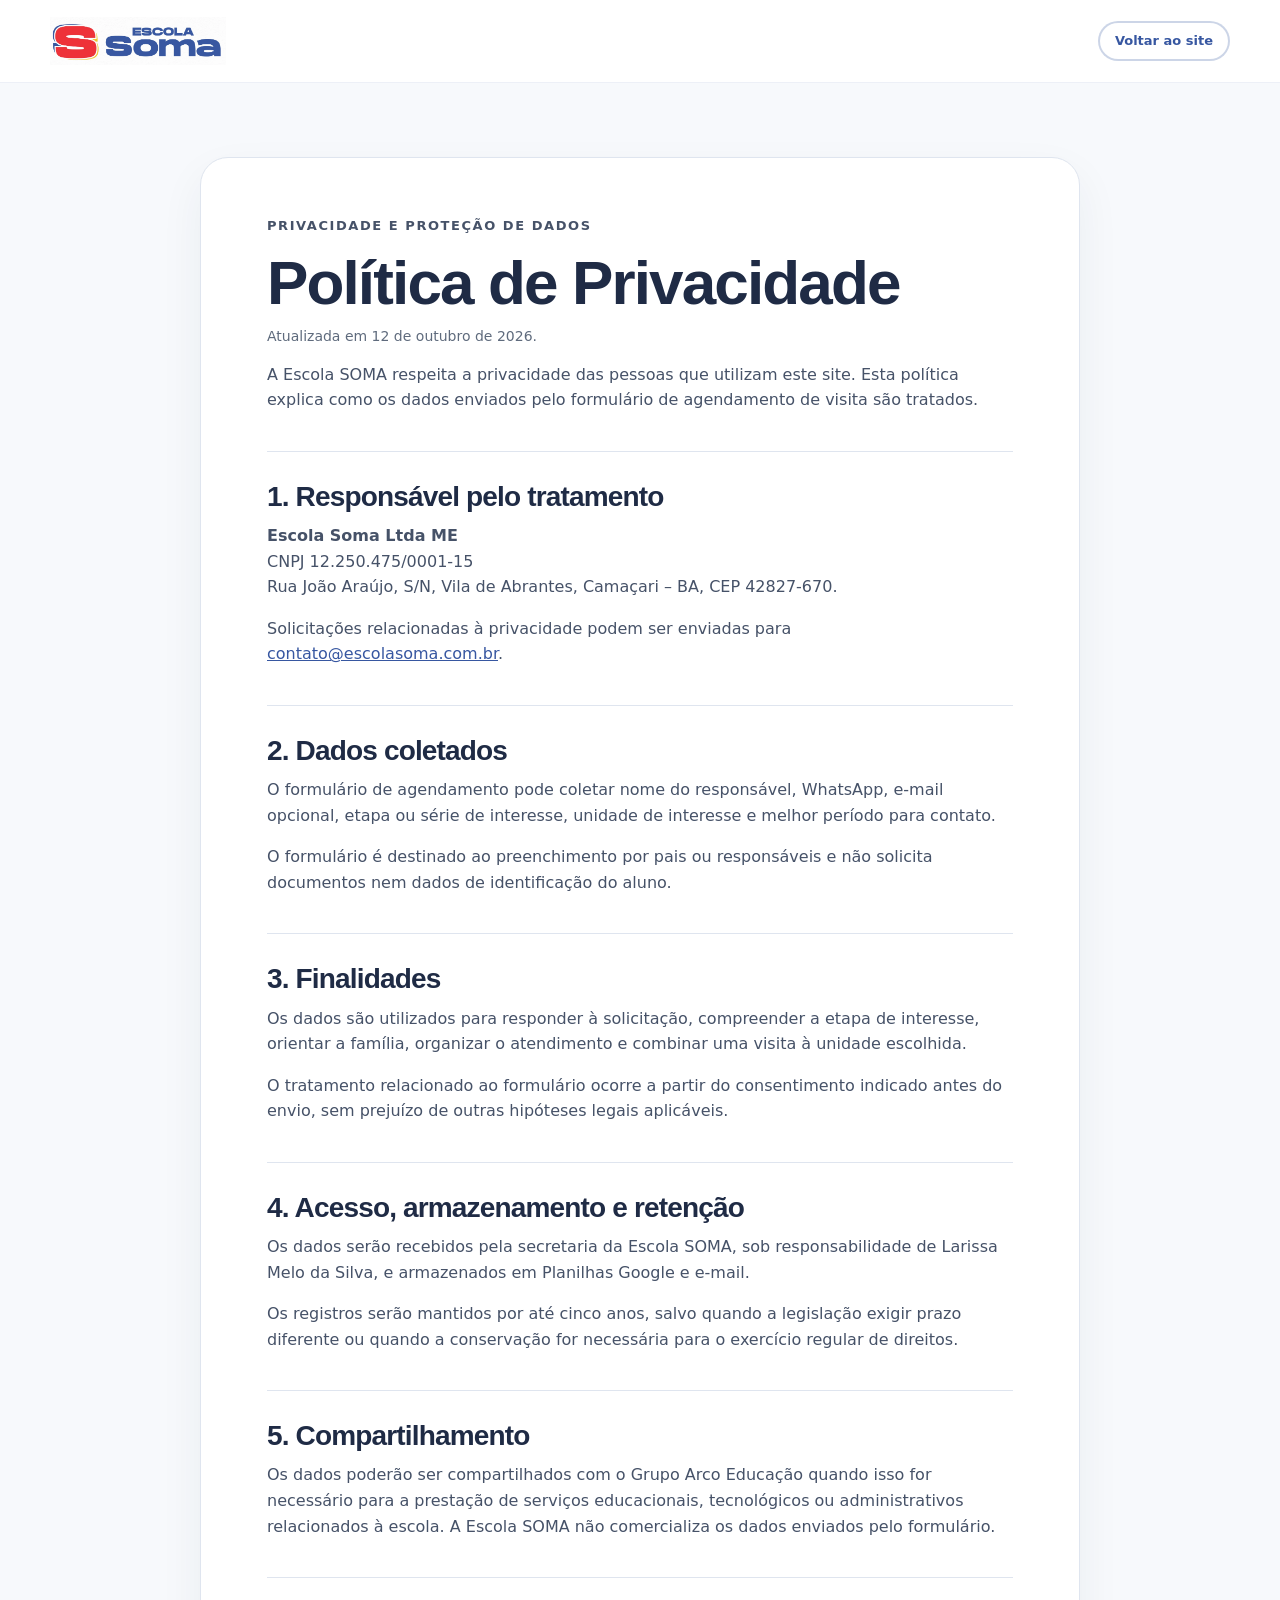
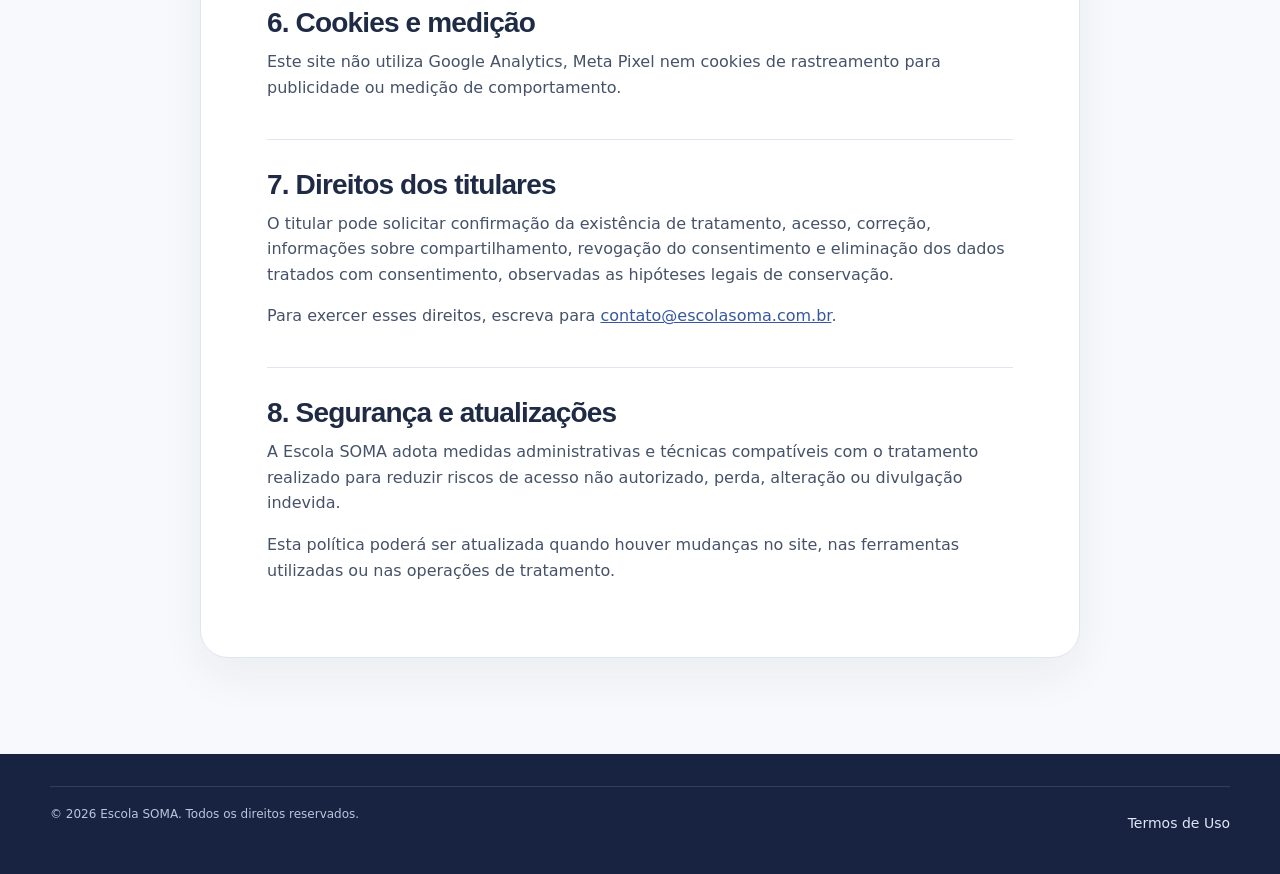
<file: politica-de-privacidade.html>
<!doctype html>
<html lang="pt-BR">
<head>
  <meta charset="utf-8">
  <meta name="viewport" content="width=device-width, initial-scale=1">
  <title>Política de Privacidade | Escola SOMA</title>
  <meta name="description" content="Saiba como a Escola SOMA coleta, utiliza, armazena e protege os dados pessoais enviados pelo site.">
  <meta name="theme-color" content="#3757A1">
  <link rel="icon" href="assets/favicon.png" type="image/png">
  <link rel="canonical" href="https://www.escolasoma.com.br/politica-de-privacidade.html">
  <link rel="stylesheet" href="styles.css?v=3">
</head>
<body>
  <a class="skip-link" href="#conteudo">Pular para o conteúdo</a>

  <header class="site-header">
    <div class="container header-inner legal-header">
      <a class="brand" href="index.html" aria-label="Escola SOMA — início">
        <picture><source srcset="assets/logo-soma.webp" type="image/webp"><img src="assets/logo-soma.png" alt="Escola SOMA" width="390" height="105"></picture>
      </a>
      <a class="button button-secondary button-small" href="index.html">Voltar ao site</a>
    </div>
  </header>

  <main id="conteudo" class="legal-page">
    <article class="container legal-content">
      <p class="eyebrow">Privacidade e proteção de dados</p>
      <h1>Política de Privacidade</h1>
      <p class="legal-updated">Atualizada em 12 de outubro de 2026.</p>

      <p>A Escola SOMA respeita a privacidade das pessoas que utilizam este site. Esta política explica como os dados enviados pelo formulário de agendamento de visita são tratados.</p>

      <section>
        <h2>1. Responsável pelo tratamento</h2>
        <p><strong>Escola Soma Ltda ME</strong><br>CNPJ 12.250.475/0001-15<br>Rua João Araújo, S/N, Vila de Abrantes, Camaçari – BA, CEP 42827-670.</p>
        <p>Solicitações relacionadas à privacidade podem ser enviadas para <a href="mailto:contato@escolasoma.com.br">contato@escolasoma.com.br</a>.</p>
      </section>

      <section>
        <h2>2. Dados coletados</h2>
        <p>O formulário de agendamento pode coletar nome do responsável, WhatsApp, e-mail opcional, etapa ou série de interesse, unidade de interesse e melhor período para contato.</p>
        <p>O formulário é destinado ao preenchimento por pais ou responsáveis e não solicita documentos nem dados de identificação do aluno.</p>
      </section>

      <section>
        <h2>3. Finalidades</h2>
        <p>Os dados são utilizados para responder à solicitação, compreender a etapa de interesse, orientar a família, organizar o atendimento e combinar uma visita à unidade escolhida.</p>
        <p>O tratamento relacionado ao formulário ocorre a partir do consentimento indicado antes do envio, sem prejuízo de outras hipóteses legais aplicáveis.</p>
      </section>

      <section>
        <h2>4. Acesso, armazenamento e retenção</h2>
        <p>Os dados serão recebidos pela secretaria da Escola SOMA, sob responsabilidade de Larissa Melo da Silva, e armazenados em Planilhas Google e e-mail.</p>
        <p>Os registros serão mantidos por até cinco anos, salvo quando a legislação exigir prazo diferente ou quando a conservação for necessária para o exercício regular de direitos.</p>
      </section>

      <section>
        <h2>5. Compartilhamento</h2>
        <p>Os dados poderão ser compartilhados com o Grupo Arco Educação quando isso for necessário para a prestação de serviços educacionais, tecnológicos ou administrativos relacionados à escola. A Escola SOMA não comercializa os dados enviados pelo formulário.</p>
      </section>

      <section>
        <h2>6. Cookies e medição</h2>
        <p>Este site não utiliza Google Analytics, Meta Pixel nem cookies de rastreamento para publicidade ou medição de comportamento.</p>
      </section>

      <section>
        <h2>7. Direitos dos titulares</h2>
        <p>O titular pode solicitar confirmação da existência de tratamento, acesso, correção, informações sobre compartilhamento, revogação do consentimento e eliminação dos dados tratados com consentimento, observadas as hipóteses legais de conservação.</p>
        <p>Para exercer esses direitos, escreva para <a href="mailto:contato@escolasoma.com.br">contato@escolasoma.com.br</a>.</p>
      </section>

      <section>
        <h2>8. Segurança e atualizações</h2>
        <p>A Escola SOMA adota medidas administrativas e técnicas compatíveis com o tratamento realizado para reduzir riscos de acesso não autorizado, perda, alteração ou divulgação indevida.</p>
        <p>Esta política poderá ser atualizada quando houver mudanças no site, nas ferramentas utilizadas ou nas operações de tratamento.</p>
      </section>

    </article>
  </main>

  <footer class="site-footer legal-footer">
    <div class="container footer-bottom"><p>© <span id="year"></span> Escola SOMA. Todos os direitos reservados.</p><p><a href="termos-de-uso.html">Termos de Uso</a></p></div>
  </footer>

  <script src="script.js" defer></script>
</body>
</html>
</file>
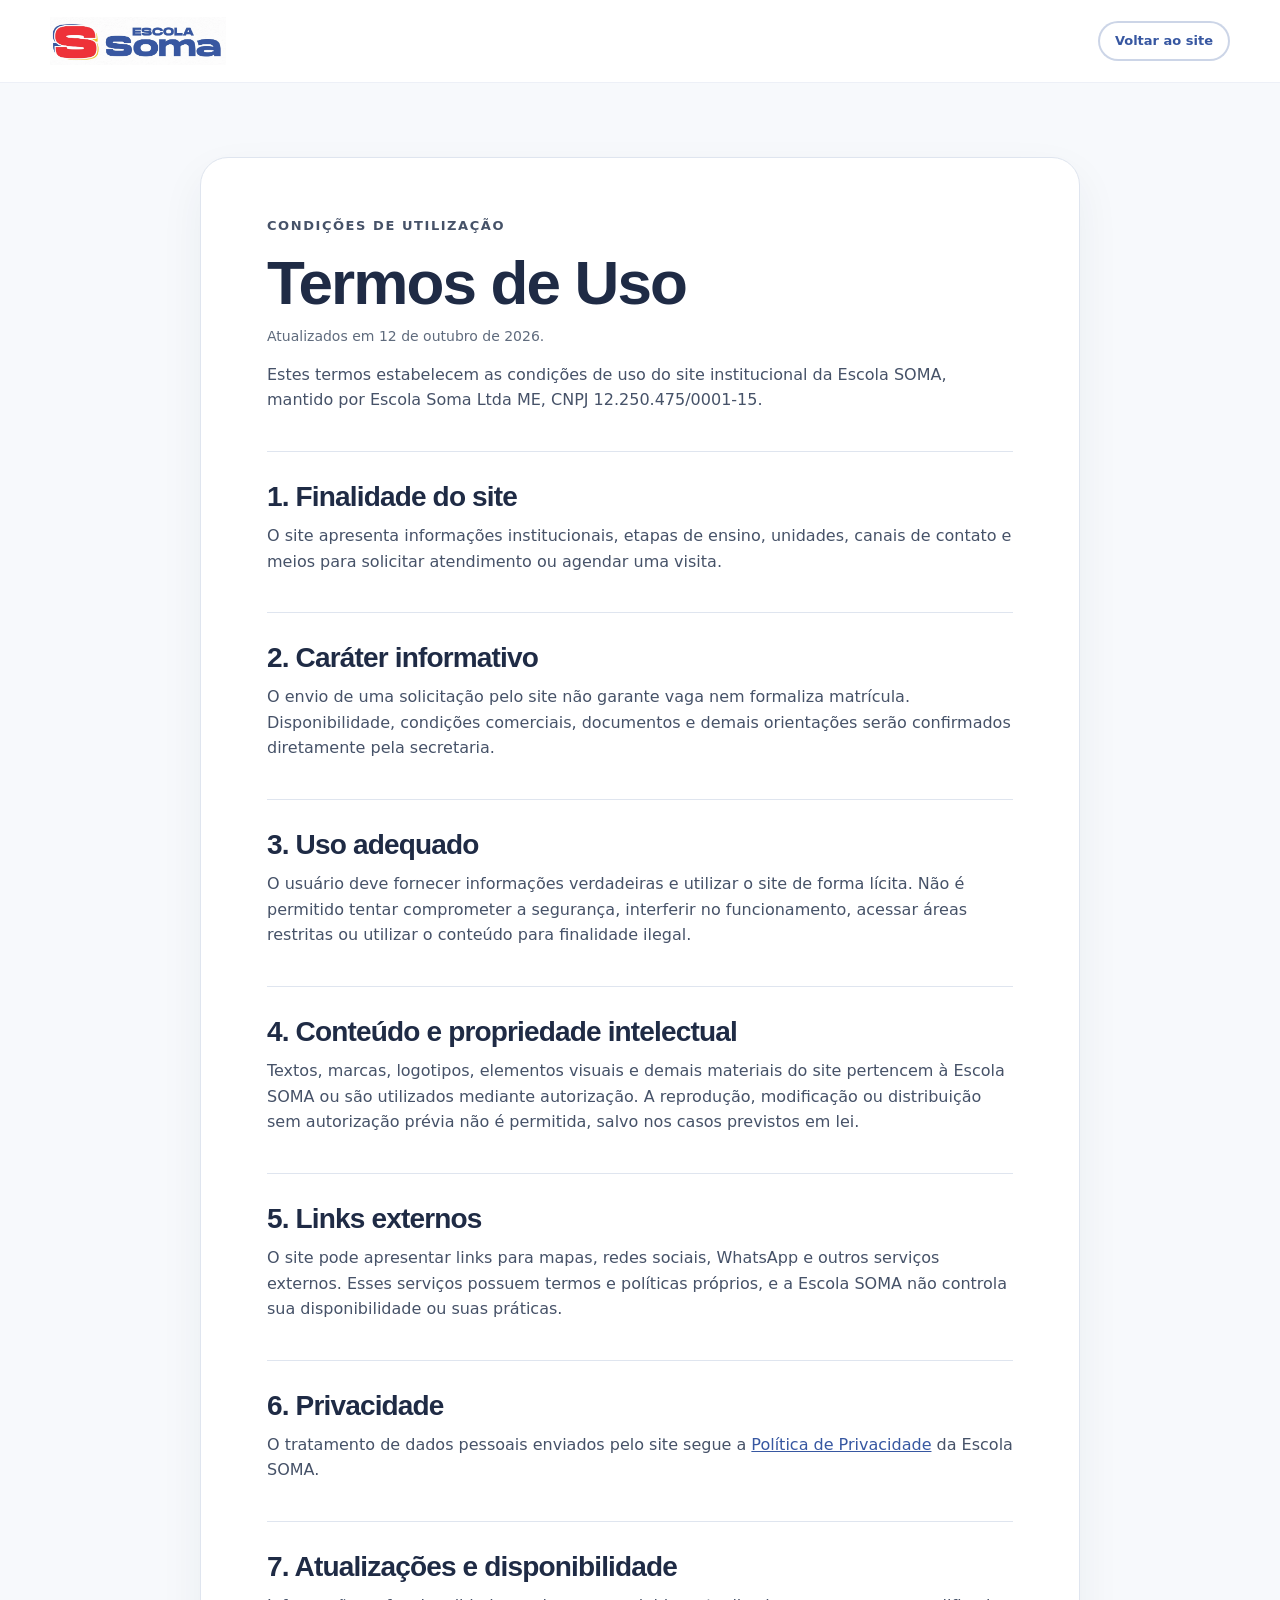
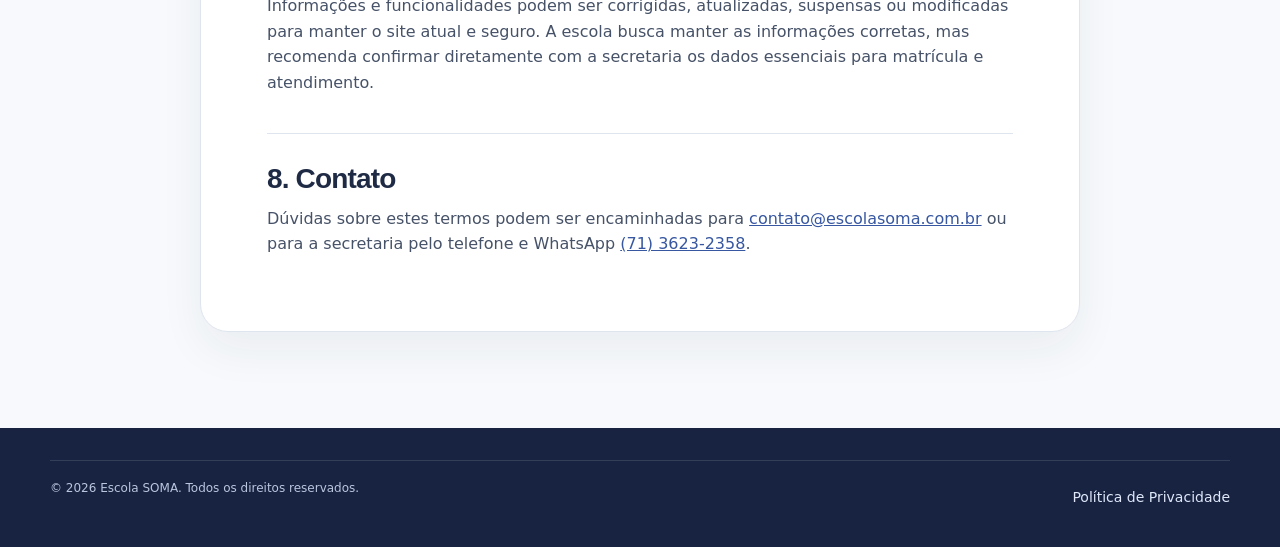
<file: termos-de-uso.html>
<!doctype html>
<html lang="pt-BR">
<head>
  <meta charset="utf-8">
  <meta name="viewport" content="width=device-width, initial-scale=1">
  <title>Termos de Uso | Escola SOMA</title>
  <meta name="description" content="Condições de uso do site institucional da Escola SOMA.">
  <meta name="theme-color" content="#3757A1">
  <link rel="icon" href="assets/favicon.png" type="image/png">
  <link rel="canonical" href="https://www.escolasoma.com.br/termos-de-uso.html">
  <link rel="stylesheet" href="styles.css?v=3">
</head>
<body>
  <a class="skip-link" href="#conteudo">Pular para o conteúdo</a>

  <header class="site-header">
    <div class="container header-inner legal-header">
      <a class="brand" href="index.html" aria-label="Escola SOMA — início">
        <picture><source srcset="assets/logo-soma.webp" type="image/webp"><img src="assets/logo-soma.png" alt="Escola SOMA" width="390" height="105"></picture>
      </a>
      <a class="button button-secondary button-small" href="index.html">Voltar ao site</a>
    </div>
  </header>

  <main id="conteudo" class="legal-page">
    <article class="container legal-content">
      <p class="eyebrow">Condições de utilização</p>
      <h1>Termos de Uso</h1>
      <p class="legal-updated">Atualizados em 12 de outubro de 2026.</p>

      <p>Estes termos estabelecem as condições de uso do site institucional da Escola SOMA, mantido por Escola Soma Ltda ME, CNPJ 12.250.475/0001-15.</p>

      <section>
        <h2>1. Finalidade do site</h2>
        <p>O site apresenta informações institucionais, etapas de ensino, unidades, canais de contato e meios para solicitar atendimento ou agendar uma visita.</p>
      </section>

      <section>
        <h2>2. Caráter informativo</h2>
        <p>O envio de uma solicitação pelo site não garante vaga nem formaliza matrícula. Disponibilidade, condições comerciais, documentos e demais orientações serão confirmados diretamente pela secretaria.</p>
      </section>

      <section>
        <h2>3. Uso adequado</h2>
        <p>O usuário deve fornecer informações verdadeiras e utilizar o site de forma lícita. Não é permitido tentar comprometer a segurança, interferir no funcionamento, acessar áreas restritas ou utilizar o conteúdo para finalidade ilegal.</p>
      </section>

      <section>
        <h2>4. Conteúdo e propriedade intelectual</h2>
        <p>Textos, marcas, logotipos, elementos visuais e demais materiais do site pertencem à Escola SOMA ou são utilizados mediante autorização. A reprodução, modificação ou distribuição sem autorização prévia não é permitida, salvo nos casos previstos em lei.</p>
      </section>

      <section>
        <h2>5. Links externos</h2>
        <p>O site pode apresentar links para mapas, redes sociais, WhatsApp e outros serviços externos. Esses serviços possuem termos e políticas próprios, e a Escola SOMA não controla sua disponibilidade ou suas práticas.</p>
      </section>

      <section>
        <h2>6. Privacidade</h2>
        <p>O tratamento de dados pessoais enviados pelo site segue a <a href="politica-de-privacidade.html">Política de Privacidade</a> da Escola SOMA.</p>
      </section>

      <section>
        <h2>7. Atualizações e disponibilidade</h2>
        <p>Informações e funcionalidades podem ser corrigidas, atualizadas, suspensas ou modificadas para manter o site atual e seguro. A escola busca manter as informações corretas, mas recomenda confirmar diretamente com a secretaria os dados essenciais para matrícula e atendimento.</p>
      </section>

      <section>
        <h2>8. Contato</h2>
        <p>Dúvidas sobre estes termos podem ser encaminhadas para <a href="mailto:contato@escolasoma.com.br">contato@escolasoma.com.br</a> ou para a secretaria pelo telefone e WhatsApp <a href="tel:+557136232358">(71) 3623-2358</a>.</p>
      </section>

    </article>
  </main>

  <footer class="site-footer legal-footer">
    <div class="container footer-bottom"><p>© <span id="year"></span> Escola SOMA. Todos os direitos reservados.</p><p><a href="politica-de-privacidade.html">Política de Privacidade</a></p></div>
  </footer>

  <script src="script.js" defer></script>
</body>
</html>
</file>
<file: styles.css>
:root {
  --blue: #3757A1;
  --blue-dark: #25417f;
  --blue-soft: #E4F9FE;
  --yellow: #F3C730;
  --yellow-soft: #F8F4A3;
  --red: #FE330A;
  --ink: #1f2b45;
  --muted: #5f6b7d;
  --white: #ffffff;
  --surface: #f7f9fc;
  --line: #dfe5ef;
  --success: #226b4b;
  --shadow: 0 18px 45px rgba(31, 43, 69, .12);
  --radius-lg: 28px;
  --radius-md: 20px;
  --radius-sm: 14px;
  --font-display: "Avenir Next", "Trebuchet MS", "Arial Black", sans-serif;
  --font-body: "Poppins", Inter, ui-sans-serif, system-ui, -apple-system, BlinkMacSystemFont, "Segoe UI", sans-serif;
  --container: 1180px;
}

* { box-sizing: border-box; }
html { scroll-behavior: smooth; }
body { margin: 0; color: var(--ink); font-family: var(--font-body); background: var(--white); line-height: 1.6; }
img { max-width: 100%; height: auto; display: block; }
a { color: inherit; }
button, input, select { font: inherit; }
button, a { -webkit-tap-highlight-color: transparent; }
:focus-visible { outline: 3px solid var(--yellow); outline-offset: 3px; }
[hidden] { display: none !important; }

.container { width: min(calc(100% - 40px), var(--container)); margin-inline: auto; }
.section { padding: 92px 0; }
.section-soft { background: var(--surface); }
.section-blue { background: var(--blue); color: var(--white); position: relative; overflow: hidden; }
.section-blue::after { content: ""; position: absolute; width: 300px; height: 300px; border: 55px solid rgba(243,199,48,.25); border-radius: 50%; right: -130px; top: 70px; pointer-events: none; }

.skip-link { position: fixed; left: 16px; top: 10px; z-index: 999; transform: translateY(-160%); background: var(--ink); color: white; padding: 10px 14px; border-radius: 10px; }
.skip-link:focus { transform: none; }
.sr-only { position: absolute!important; width: 1px; height: 1px; padding: 0; margin: -1px; overflow: hidden; clip: rect(0,0,0,0); white-space: nowrap; border: 0; }

.campaign-bar { background: var(--yellow); color: #292000; font-size: 14px; }
.campaign-inner { min-height: 42px; display: flex; align-items: center; justify-content: space-between; gap: 20px; }
.campaign-inner p { margin: 0; }
.text-link { font-weight: 700; text-decoration: none; border-bottom: 1px solid currentColor; width: fit-content; }
.text-link:hover { opacity: .78; }

.site-header { position: sticky; top: 0; z-index: 50; background: rgba(255,255,255,.96); backdrop-filter: blur(10px); border-bottom: 1px solid rgba(55,87,161,.09); }
.header-inner { min-height: 78px; display: flex; align-items: center; justify-content: space-between; gap: 28px; }
.brand { display: block; width: 176px; flex: 0 0 auto; }
.brand img { width: 176px; }
.main-nav { display: flex; align-items: center; gap: 22px; font-size: 14px; font-weight: 650; }
.main-nav > a:not(.button) { text-decoration: none; }
.main-nav > a:not(.button):hover { color: var(--blue); }
.menu-toggle { display: none; width: 44px; height: 44px; border-radius: 12px; border: 1px solid var(--line); background: white; padding: 10px; }
.menu-toggle span:not(.sr-only) { display: block; height: 2px; background: var(--ink); margin: 5px 0; }

.button { display: inline-flex; justify-content: center; align-items: center; min-height: 48px; padding: 12px 20px; border: 2px solid transparent; border-radius: 999px; text-decoration: none; font-weight: 750; line-height: 1.2; transition: transform .2s ease, box-shadow .2s ease, background .2s ease; cursor: pointer; }
.button:hover { transform: translateY(-2px); }
.button-primary { background: var(--red); color: white; box-shadow: 0 10px 22px rgba(254,51,10,.2); }
.button-primary:hover { box-shadow: 0 14px 28px rgba(254,51,10,.28); }
.button-secondary { background: white; color: var(--blue); border-color: rgba(55,87,161,.25); }
.button-ghost { background: transparent; color: var(--blue); border-color: var(--blue); }
.button-light { background: white; color: var(--blue); }
.button-outline-light { background: transparent; color: white; border-color: rgba(255,255,255,.75); }
.button-small { min-height: 40px; padding: 9px 15px; font-size: 13px; }
.button-full { width: 100%; }

.eyebrow { margin: 0 0 14px; color: var(--red); text-transform: uppercase; letter-spacing: .12em; font-weight: 800; font-size: 13px; }
.eyebrow-light { color: var(--yellow); }
h1, h2, h3 { font-family: var(--font-display); letter-spacing: -.03em; line-height: 1.04; margin-top: 0; }
h1 { font-size: clamp(42px, 6vw, 76px); margin-bottom: 24px; }
h2 { font-size: clamp(34px, 4.4vw, 54px); margin-bottom: 20px; }
h3 { font-size: 25px; margin-bottom: 12px; }
p { margin-top: 0; }
.section-heading { max-width: 820px; margin-bottom: 42px; }
.section-heading > p:last-child { color: var(--muted); font-size: 18px; }
.split-heading { max-width: none; display: grid; grid-template-columns: 1.35fr .65fr; gap: 50px; align-items: end; }
.center-heading { text-align: center; margin-inline: auto; }
.center { text-align: center; margin-top: 34px; }

.hero { position: relative; overflow: hidden; padding: 72px 0 84px; background: linear-gradient(135deg,#fff 0%,#fff 60%,#f3fbfd 100%); }
.hero-pattern { position: absolute; right: -90px; top: 42px; width: 400px; height: 102px; background: url('assets/brand-pattern.webp') center/cover no-repeat; border-radius: 22px; opacity: .18; transform: rotate(4deg); }
.hero-grid { display: grid; grid-template-columns: 1.02fr .98fr; align-items: center; gap: 66px; }
.hero-lead { font-size: 20px; color: #4f5b6d; max-width: 700px; }
.hero-actions { display: flex; flex-wrap: wrap; gap: 12px; margin: 30px 0 24px; }
.hero-segments { font-weight: 700; font-size: 14px; color: var(--blue); }
.hero-segments span { color: var(--yellow); padding: 0 5px; }
.hero-media { position: relative; min-height: 520px; }
.photo-placeholder { height: 520px; border-radius: 38px 110px 38px 38px; background: radial-gradient(circle at 75% 18%, rgba(243,199,48,.9) 0 11%, transparent 11.3%), linear-gradient(145deg,#dff5fa,#a8d8e5 50%,#dfe9ff); border: 1px solid #cfe6ec; padding: 34px; display: flex; flex-direction: column; justify-content: flex-end; position: relative; overflow: hidden; }
.photo-placeholder::before { content: ""; position: absolute; width: 230px; height: 230px; border: 46px solid rgba(55,87,161,.22); border-radius: 50%; left: -78px; top: 65px; }
.photo-placeholder::after { content: ""; position: absolute; width: 170px; height: 170px; background: rgba(254,51,10,.14); border-radius: 42% 58% 60% 40%; right: 55px; bottom: 120px; }
.photo-placeholder > * { position: relative; z-index: 1; max-width: 330px; }
.photo-placeholder strong { font-family: var(--font-display); font-size: 28px; line-height: 1.1; }
.photo-placeholder p { margin-bottom: 0; }
.placeholder-kicker { font-size: 12px; font-weight: 800; letter-spacing: .1em; color: var(--blue); margin-bottom: 8px; }
.hero-badge { position: absolute; left: -34px; bottom: 28px; width: 128px; height: 128px; border-radius: 50%; background: var(--red); color: white; display: grid; place-items: center; align-content: center; box-shadow: var(--shadow); border: 8px solid white; transform: rotate(-5deg); }
.hero-badge span { font-size: 13px; }
.hero-badge strong { font-size: 30px; line-height: 1; }

.trust-strip { background: var(--blue); color: white; }
.trust-grid { display: grid; grid-template-columns: repeat(4,1fr); }
.trust-grid article { padding: 26px 28px; border-right: 1px solid rgba(255,255,255,.16); }
.trust-grid article:last-child { border-right: 0; }
.trust-grid strong { display: block; font-size: 20px; }
.trust-grid span { color: #dfe8ff; font-size: 14px; }

.pillar-grid { display: grid; grid-template-columns: repeat(4,1fr); gap: 18px; }
.pillar-card { padding: 28px; border-radius: var(--radius-md); border: 1px solid var(--line); background: white; min-height: 290px; transition: transform .2s ease, box-shadow .2s ease; }
.pillar-card:hover { transform: translateY(-4px); box-shadow: var(--shadow); }
.pillar-card p { color: var(--muted); margin-bottom: 0; }
.icon-box { width: 54px; height: 54px; display: grid; place-items: center; border-radius: 18px; font-weight: 900; margin-bottom: 22px; }
.icon-red { background: #fff0ec; color: var(--red); }
.icon-blue { background: #edf2ff; color: var(--blue); }
.icon-yellow { background: #fff9d6; color: #806800; }
.icon-soft { background: var(--blue-soft); color: var(--blue); }

.proposal-grid { position: relative; z-index: 1; display: grid; grid-template-columns: .9fr 1.1fr; gap: 70px; align-items: start; }
.lead-light { color: #e8edff; font-size: 19px; margin-bottom: 30px; }
.learning-steps { background: white; color: var(--ink); border-radius: var(--radius-lg); padding: 24px; box-shadow: 0 25px 55px rgba(16,33,73,.28); }
.tab-list { display: grid; grid-template-columns: repeat(4,1fr); gap: 8px; margin-bottom: 26px; }
.tab-list button { border: 0; border-radius: 999px; background: var(--surface); padding: 11px 8px; color: var(--ink); font-weight: 750; cursor: pointer; }
.tab-list button[aria-selected="true"] { background: var(--yellow); color: #272000; }
.tab-panel { min-height: 210px; display: grid; grid-template-columns: 80px 1fr; gap: 20px; align-items: start; padding: 18px 10px 6px; }
.step-number { width: 68px; height: 68px; border-radius: 22px; display: grid; place-items: center; background: var(--blue); color: white; font-family: var(--font-display); font-size: 30px; }
.tab-panel small { display: block; margin-top: 18px; color: #6a7487; }
.socio-card { position: relative; z-index: 1; margin-top: 42px; display: grid; grid-template-columns: 100px 1fr; gap: 26px; border-top: 1px solid rgba(255,255,255,.2); padding-top: 40px; }
.socio-symbol { width: 86px; height: 86px; border-radius: 24px; background: var(--red); display: grid; place-items: center; font-size: 42px; }
.socio-card h3 { font-size: 32px; max-width: 860px; }
.socio-card p:last-child { color: #e2e8fb; max-width: 800px; }

.segment-tab-list { display: flex; flex-wrap: wrap; gap: 10px; margin-bottom: 22px; }
.segment-tab-list button { border: 1px solid var(--line); background: white; border-radius: 999px; padding: 12px 17px; color: var(--ink); font-weight: 750; cursor: pointer; }
.segment-tab-list button[aria-selected="true"] { background: var(--blue); border-color: var(--blue); color: white; }
.segment-panel { min-height: 315px; border-radius: var(--radius-lg); padding: 38px; display: grid; grid-template-columns: 1.25fr .75fr; gap: 54px; align-items: center; overflow: hidden; position: relative; }
.segment-panel::after { content: ""; position: absolute; width: 240px; height: 240px; border-radius: 50%; right: -90px; top: -80px; border: 45px solid rgba(255,255,255,.22); }
.segment-panel h3 { font-size: 36px; max-width: 690px; }
.segment-panel p { max-width: 700px; }
.segment-red { background: #fff0ec; }
.segment-blue { background: #eef2ff; }
.segment-yellow { background: #fff9cf; }
.segment-soft { background: var(--blue-soft); }
.segment-tag { display: inline-block; background: white; border-radius: 999px; padding: 7px 12px; font-size: 12px; font-weight: 850; margin-bottom: 14px; }
.segment-meta { padding: 24px; border-radius: 20px; background: rgba(255,255,255,.78); position: relative; z-index: 1; }

.units-grid { display: grid; grid-template-columns: repeat(2,1fr); gap: 24px; }
.unit-card { background: white; border-radius: var(--radius-lg); overflow: hidden; border: 1px solid var(--line); box-shadow: 0 12px 34px rgba(31,43,69,.06); }
.unit-photo { min-height: 255px; display: grid; place-items: center; text-align: center; font-weight: 850; letter-spacing: .08em; position: relative; overflow: hidden; }
.unit-photo::before { content: ""; position: absolute; width: 170px; height: 170px; border: 35px solid rgba(255,255,255,.36); border-radius: 50%; top: -60px; right: -35px; }
.unit-photo-blue { background: linear-gradient(135deg,#dfe8ff,#aac2ff); color: var(--blue-dark); }
.unit-photo-green { background: linear-gradient(135deg,#e7f7dc,#b9e2b1); color: #315933; }
.image-slot-copy { position: relative; z-index: 1; display: grid; gap: 5px; width: min(100%, 360px); text-align: left; letter-spacing: 0; }
.image-slot-number { width: fit-content; border-radius: 999px; background: rgba(255,255,255,.82); padding: 4px 9px; font-size: 11px; font-weight: 900; letter-spacing: .08em; }
.image-slot-copy strong { font-family: var(--font-display); font-size: 21px; line-height: 1.1; }
.image-slot-copy small { font-size: 13px; font-weight: 600; line-height: 1.35; opacity: .82; }
.unit-body { padding: 30px; }
.unit-title-line { display: flex; gap: 10px; justify-content: space-between; align-items: start; }
.validation-chip { display: inline-flex; border-radius: 999px; background: #fff4c2; color: #6b5800; padding: 5px 9px; font-size: 11px; font-weight: 750; white-space: nowrap; }
.unit-details { margin: 24px 0; border-top: 1px solid var(--line); }
.unit-details div { display: grid; grid-template-columns: 105px 1fr; gap: 14px; padding: 12px 0; border-bottom: 1px solid var(--line); }
.unit-details dt { font-weight: 800; }
.unit-details dd { margin: 0; color: var(--muted); }
.unit-actions { display: flex; flex-wrap: wrap; gap: 10px; }
.map-note { margin: 22px 0 0; color: var(--muted); }

.gallery { display: grid; grid-template-columns: 1.1fr .9fr .9fr; grid-auto-rows: 180px; gap: 14px; }
.gallery-item { border-radius: 22px; background: linear-gradient(135deg,#dfe8ff,#f0f5ff); display: grid; align-items: end; padding: 20px; font-weight: 800; color: var(--blue); position: relative; overflow: hidden; }
.gallery-item::before { content: ""; position: absolute; width: 120px; height: 120px; border-radius: 50%; border: 22px solid rgba(243,199,48,.45); right: -25px; top: -30px; }
.gallery-item:nth-child(2), .gallery-item:nth-child(5) { background: linear-gradient(135deg,#fff5d1,#fffbe9); color: #6c5700; }
.gallery-item:nth-child(3) { background: linear-gradient(135deg,#ffe8e1,#fff6f3); color: #a72b12; }
.gallery-item .image-slot-copy { align-self: end; }
.gallery-item .image-slot-copy strong { font-size: 18px; }
.gallery-item .image-slot-copy small { max-width: 310px; }
.gallery-large { grid-row: span 2; }
.gallery-wide { grid-column: span 2; }
.validation-note { margin: 18px 0 0; padding: 12px 14px; border-radius: 12px; background: #fff9d6; color: #6e5c00; font-size: 14px; }

.history-section { background: linear-gradient(180deg,#fff 0,#f8fbff 100%); }
.history-grid { display: grid; grid-template-columns: .9fr 1.1fr; gap: 74px; align-items: start; }
.brand-origin { border-left: 4px solid var(--yellow); padding-left: 18px; margin-top: 26px; font-size: 18px; }
.timeline { list-style: none; margin: 0; padding: 0; }
.timeline li { display: grid; grid-template-columns: 90px 1fr; gap: 18px; padding: 0 0 28px; position: relative; }
.timeline li::before { content: ""; position: absolute; left: 42px; top: 48px; bottom: 0; width: 2px; background: var(--line); }
.timeline li:last-child::before { display: none; }
.timeline > li > span { width: 86px; height: 46px; border-radius: 999px; background: var(--blue); color: white; display: grid; place-items: center; font-weight: 850; position: relative; z-index: 1; }
.timeline strong { font-size: 20px; }
.timeline p { color: var(--muted); margin: 4px 0 0; }

.section-proof { background: var(--blue-soft); }
.testimonial-placeholder { display: grid; grid-template-columns: 100px 1fr; gap: 20px; align-items: center; background: white; border-radius: var(--radius-lg); padding: 34px; border: 1px dashed #a9bac5; }
.quote-mark { font-family: Georgia, serif; font-size: 96px; line-height: .5; color: var(--yellow); }
.testimonial-placeholder p { margin-bottom: 0; color: var(--muted); }

.enrollment { background: white; }
.process-grid { list-style: none; padding: 0; margin: 42px 0 0; display: grid; grid-template-columns: repeat(5,1fr); gap: 12px; }
.process-grid li { background: var(--surface); border-radius: 20px; padding: 22px; min-height: 225px; border: 1px solid var(--line); }
.process-grid span { width: 38px; height: 38px; border-radius: 12px; display: grid; place-items: center; background: var(--yellow); font-weight: 900; margin-bottom: 24px; }
.process-grid strong { display: block; font-size: 18px; line-height: 1.2; margin-bottom: 8px; }
.process-grid p { color: var(--muted); font-size: 14px; margin-bottom: 0; }

.section-form { background: linear-gradient(135deg,#f2f7ff,#fff7ef); }
.form-grid { display: grid; grid-template-columns: .85fr 1.15fr; gap: 60px; align-items: start; }
.form-copy { position: sticky; top: 120px; }
.form-copy > p:not(.eyebrow) { color: var(--muted); font-size: 18px; }
.check-list { list-style: none; padding: 0; margin: 28px 0; }
.check-list li { position: relative; padding-left: 30px; margin: 10px 0; font-weight: 650; }
.check-list li::before { content: "✓"; position: absolute; left: 0; color: var(--success); font-weight: 900; }
.privacy-copy { font-size: 14px!important; }
.visit-form, .form-success { background: white; border-radius: var(--radius-lg); padding: 34px; box-shadow: var(--shadow); }
.visit-form label { display: grid; gap: 7px; font-weight: 700; margin-bottom: 17px; }
.visit-form label span { font-size: 14px; }
.visit-form input, .visit-form select { width: 100%; min-height: 48px; border: 1px solid #cbd5e4; border-radius: 12px; padding: 10px 12px; color: var(--ink); background: white; }
.visit-form input:focus, .visit-form select:focus { border-color: var(--blue); box-shadow: 0 0 0 3px rgba(55,87,161,.12); outline: 0; }
.form-row.two-cols { display: grid; grid-template-columns: 1fr 1fr; gap: 14px; }
.checkbox-label { grid-template-columns: 20px 1fr!important; align-items: start; gap: 10px!important; font-weight: 500!important; }
.checkbox-label input { width: 18px; height: 18px; min-height: auto; margin-top: 2px; }
.checkbox-label a, .privacy-copy a { color: var(--blue); }
.form-error { color: #a02715; background: #fff0ec; border: 1px solid #ffc2b4; padding: 12px 14px; border-radius: 12px; margin-bottom: 16px; }
.form-footnote { font-size: 12px; color: var(--muted); margin: 14px 0 0; }
.form-honeypot { position: absolute !important; width: 1px !important; height: 1px !important; overflow: hidden !important; clip: rect(0 0 0 0) !important; white-space: nowrap !important; }
.visit-form button:disabled { cursor: wait; opacity: .72; }
.form-success strong { font-family: var(--font-display); font-size: 28px; display: block; margin-bottom: 10px; color: var(--success); }

.faq-grid { display: grid; grid-template-columns: .72fr 1.28fr; gap: 70px; }
.faq-grid > div:first-child { position: sticky; top: 120px; align-self: start; }
.accordion details { border-bottom: 1px solid var(--line); padding: 6px 0; }
.accordion summary { cursor: pointer; list-style: none; padding: 18px 46px 18px 0; font-weight: 800; font-size: 18px; position: relative; }
.accordion summary::-webkit-details-marker { display: none; }
.accordion summary::after { content: "+"; position: absolute; right: 4px; top: 14px; width: 34px; height: 34px; border-radius: 50%; background: var(--surface); display: grid; place-items: center; font-size: 24px; color: var(--blue); }
.accordion details[open] summary::after { content: "–"; }
.accordion details p { padding: 0 46px 18px 0; color: var(--muted); }

.final-cta { background: var(--red); color: white; position: relative; overflow: hidden; }
.final-pattern { position: absolute; inset: 0; background: url('assets/brand-pattern.webp') center/cover no-repeat; opacity: .08; mix-blend-mode: multiply; }
.final-cta-inner { position: relative; min-height: 320px; padding: 70px 0; display: flex; align-items: center; justify-content: space-between; gap: 50px; }
.final-cta h2 { max-width: 760px; margin-bottom: 0; }
.final-actions { display: flex; flex-direction: column; gap: 12px; min-width: 220px; }

.site-footer { background: #172341; color: #dfe7f9; padding: 62px 0 110px; }
.footer-grid { display: grid; grid-template-columns: 1.2fr 1fr 1fr .8fr; gap: 42px; }
.footer-brand img { width: 210px; background: white; border-radius: 12px; padding: 4px 8px; margin-bottom: 20px; }
.site-footer h2 { font-size: 18px; color: white; margin-bottom: 14px; }
.site-footer p { color: #bac6de; font-size: 14px; }
.site-footer a { display: block; color: #dfe7f9; text-decoration: none; margin: 7px 0; font-size: 14px; }
.site-footer a:hover { color: var(--yellow); }
.footer-bottom { border-top: 1px solid rgba(255,255,255,.12); margin-top: 42px; padding-top: 18px; display: flex; justify-content: space-between; gap: 20px; }
.footer-bottom p { margin: 0; font-size: 12px; }

.legal-header { min-height: 82px; }
.legal-page { background: var(--surface); padding: 74px 0 96px; }
.legal-content { max-width: 880px; background: white; border: 1px solid var(--line); border-radius: var(--radius-lg); padding: 58px 66px; box-shadow: 0 18px 45px rgba(31,43,69,.06); }
.legal-content h1 { font-size: clamp(40px, 6vw, 62px); margin-bottom: 10px; }
.legal-content h2 { font-size: 28px; margin: 0 0 12px; }
.legal-content p, .legal-content li { color: #465268; }
.legal-content a { color: var(--blue); }
.legal-content section { margin-top: 38px; padding-top: 30px; border-top: 1px solid var(--line); }
.legal-updated { color: var(--muted)!important; font-size: 14px; }
.legal-footer { padding: 32px 0; }
.legal-footer .footer-bottom { margin-top: 0; }

.mobile-cta { display: none; }

@media (max-width: 1080px) {
  .main-nav { gap: 13px; font-size: 13px; }
  .pillar-grid { grid-template-columns: repeat(2,1fr); }
  .process-grid { grid-template-columns: repeat(3,1fr); }
  .footer-grid { grid-template-columns: repeat(2,1fr); }
}

@media (max-width: 860px) {
  .section { padding: 72px 0; }
  .menu-toggle { display: block; }
  .main-nav { display: none; position: absolute; left: 20px; right: 20px; top: 72px; background: white; border: 1px solid var(--line); border-radius: 18px; box-shadow: var(--shadow); padding: 18px; flex-direction: column; align-items: stretch; }
  .main-nav.is-open { display: flex; }
  .main-nav a { padding: 7px 4px; }
  .hero { padding-top: 54px; }
  .hero-grid, .proposal-grid, .history-grid, .form-grid, .faq-grid { grid-template-columns: 1fr; }
  .hero-media { min-height: 430px; }
  .photo-placeholder { height: 430px; }
  .hero-badge { left: 12px; bottom: -28px; }
  .trust-grid { grid-template-columns: repeat(2,1fr); }
  .trust-grid article { border-bottom: 1px solid rgba(255,255,255,.16); }
  .split-heading { grid-template-columns: 1fr; gap: 10px; }
  .segment-panel { grid-template-columns: 1fr; gap: 20px; }
  .units-grid { grid-template-columns: 1fr; }
  .gallery { grid-template-columns: repeat(2,1fr); }
  .gallery-wide { grid-column: span 1; }
  .process-grid { grid-template-columns: repeat(2,1fr); }
  .form-copy, .faq-grid > div:first-child { position: static; }
  .final-cta-inner { flex-direction: column; align-items: flex-start; }
  .final-actions { flex-direction: row; flex-wrap: wrap; }
  .site-footer { padding-bottom: 94px; }
  .mobile-cta { position: fixed; z-index: 70; left: 12px; right: 12px; bottom: 12px; display: grid; grid-template-columns: 1fr 1fr; background: white; border-radius: 16px; padding: 8px; box-shadow: 0 12px 36px rgba(20,32,58,.25); border: 1px solid var(--line); }
  .mobile-cta a { display: grid; place-items: center; min-height: 46px; text-decoration: none; font-weight: 800; border-radius: 11px; }
  .mobile-cta a:first-child { background: var(--red); color: white; }
  .mobile-cta a:last-child { color: var(--blue); }
}

@media (max-width: 580px) {
  .container { width: min(calc(100% - 28px), var(--container)); }
  .campaign-inner { padding: 8px 0; align-items: start; }
  .campaign-inner p { max-width: 220px; }
  .campaign-inner .text-link { white-space: nowrap; }
  .header-inner { min-height: 68px; }
  .brand, .brand img { width: 145px; }
  .main-nav { top: 64px; }
  h1 { font-size: 43px; }
  h2 { font-size: 36px; }
  .hero-grid { gap: 42px; }
  .hero-actions { flex-direction: column; align-items: stretch; }
  .hero-actions .button { width: 100%; }
  .hero-media { min-height: 380px; }
  .photo-placeholder { height: 380px; border-radius: 30px 70px 30px 30px; padding: 24px; }
  .hero-badge { width: 110px; height: 110px; }
  .trust-grid { grid-template-columns: 1fr; }
  .trust-grid article { border-right: 0; }
  .pillar-grid, .process-grid, .footer-grid { grid-template-columns: 1fr; }
  .pillar-card { min-height: auto; }
  .tab-list { grid-template-columns: repeat(2,1fr); }
  .tab-panel { grid-template-columns: 56px 1fr; }
  .step-number { width: 50px; height: 50px; font-size: 22px; border-radius: 14px; }
  .socio-card { grid-template-columns: 1fr; }
  .segment-tab-list { overflow-x: auto; flex-wrap: nowrap; padding-bottom: 6px; }
  .segment-tab-list button { flex: 0 0 auto; }
  .segment-panel { padding: 26px; }
  .segment-panel h3 { font-size: 30px; }
  .unit-title-line { flex-direction: column; }
  .unit-actions .button { width: 100%; }
  .gallery { grid-template-columns: 1fr; grid-auto-rows: 180px; }
  .gallery-large { grid-row: span 1; }
  .testimonial-placeholder { grid-template-columns: 60px 1fr; padding: 24px; }
  .form-row.two-cols { grid-template-columns: 1fr; gap: 0; }
  .visit-form { padding: 24px; }
  .final-actions { flex-direction: column; width: 100%; }
  .final-actions .button { width: 100%; }
  .footer-bottom { flex-direction: column; }
  .legal-page { padding: 42px 0 60px; }
  .legal-content { padding: 34px 24px; }
  .legal-content h1 { font-size: 40px; }
  .legal-content h2 { font-size: 24px; }
}

@media (prefers-reduced-motion: reduce) {
  html { scroll-behavior: auto; }
  *, *::before, *::after { animation-duration: .01ms !important; animation-iteration-count: 1 !important; transition-duration: .01ms !important; }
}
</file>
